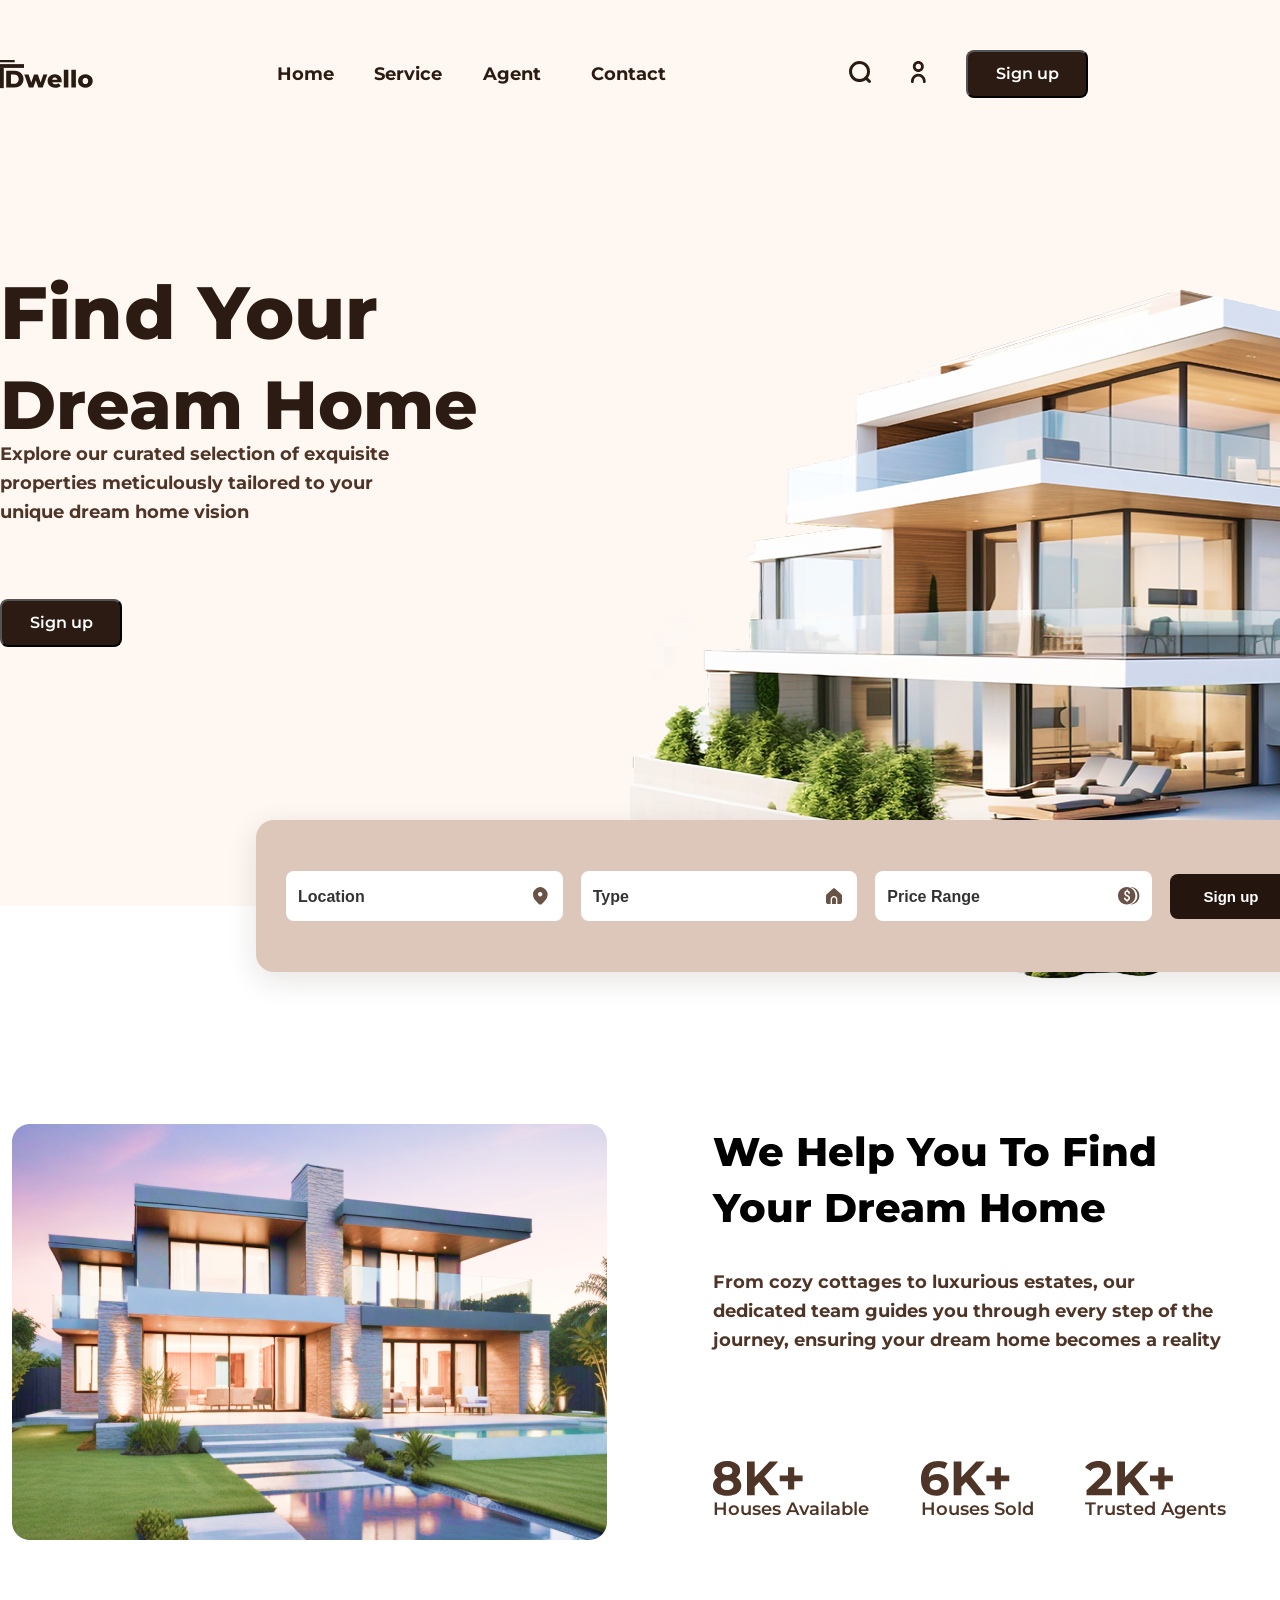
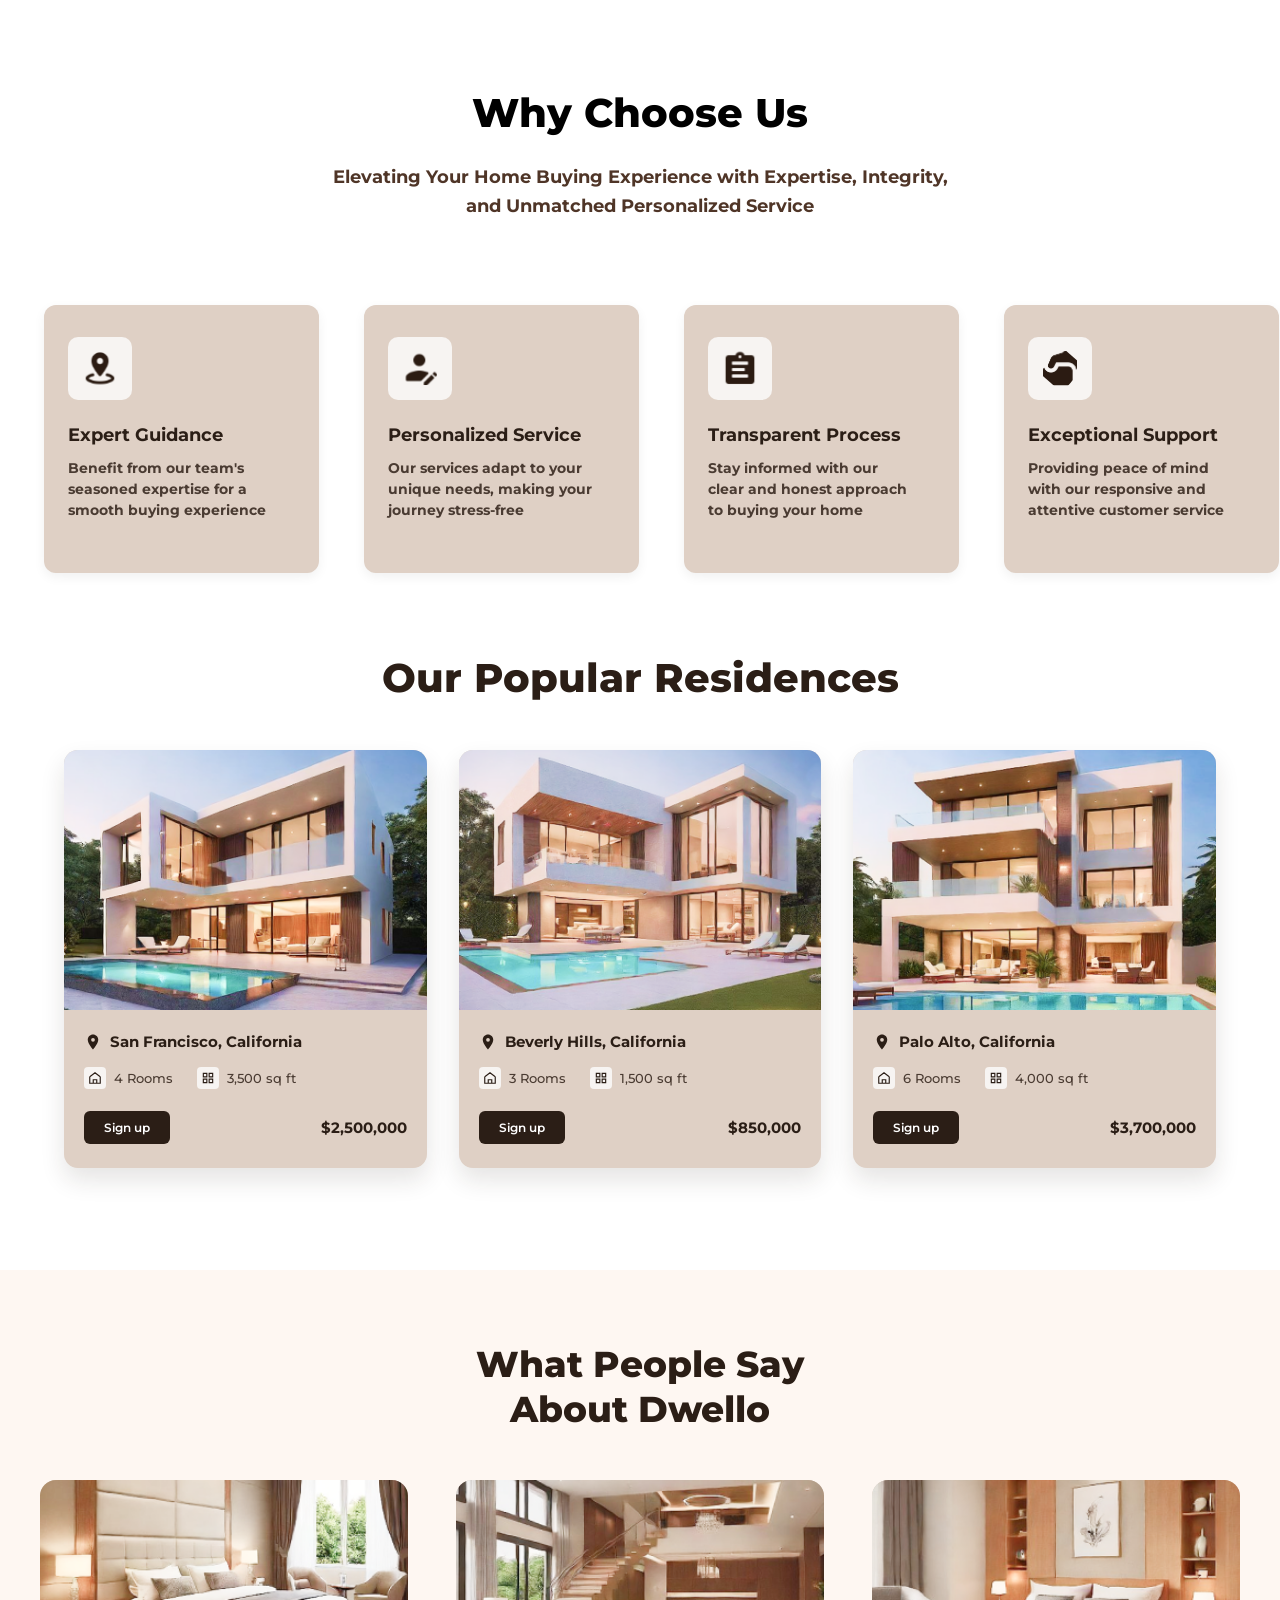
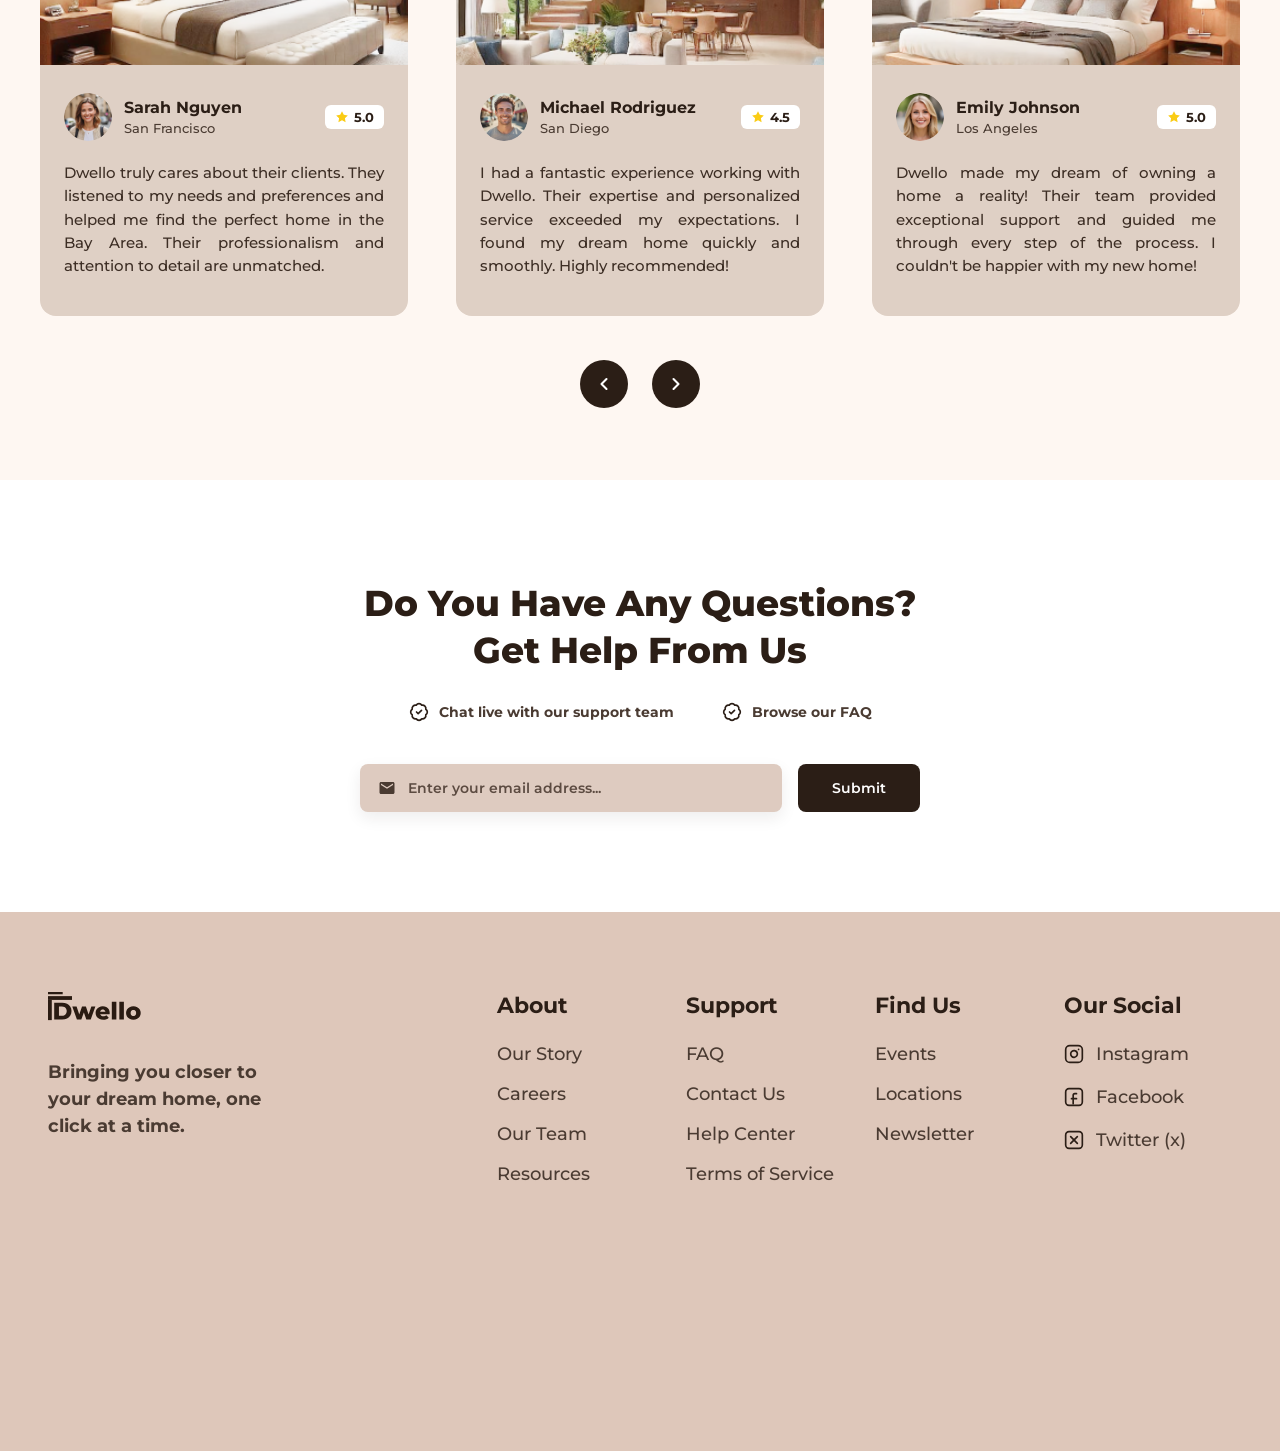
<file: dwello.html>
<!doctype html>
<html lang="en">
    <head>
        <meta charset="UTF-8" />
        <meta name="viewport" content="width=device-width, initial-scale=1.0" />
        <title>Dwello</title>
        <link rel="stylesheet" href="dwello.css" />
        <link rel="preconnect" href="https://fonts.googleapis.com">
<link rel="preconnect" href="https://fonts.gstatic.com" crossorigin>
<link href="https://fonts.googleapis.com/css2?family=Montserrat:ital,wght@0,100..900;1,100..900&display=swap" rel="stylesheet">
    </head>
    <body>
        <header>
            <div class="header">
                <div class="logo">
                    <svg
                        width="93"
                        height="29"
                        viewBox="0 0 93 29"
                        fill="none"
                        xmlns="http://www.w3.org/2000/svg"
                    >
                        <g clip-path="url(#clip0_1_4)">
                            <path
                                d="M6.20173 27.5217V10.7217H14.1457C16.0017 10.7217 17.6337 11.0657 19.0417 11.7537C20.4497 12.4417 21.5457 13.4097 22.3297 14.6577C23.1297 15.9057 23.5297 17.3937 23.5297 19.1217C23.5297 20.8337 23.1297 22.3217 22.3297 23.5857C21.5457 24.8337 20.4497 25.8017 19.0417 26.4897C17.6337 27.1777 16.0017 27.5217 14.1457 27.5217H6.20173ZM10.9537 23.7297H13.9537C14.9137 23.7297 15.7457 23.5537 16.4497 23.2017C17.1697 22.8337 17.7297 22.3057 18.1297 21.6177C18.5297 20.9137 18.7297 20.0817 18.7297 19.1217C18.7297 18.1457 18.5297 17.3137 18.1297 16.6257C17.7297 15.9377 17.1697 15.4177 16.4497 15.0657C15.7457 14.6977 14.9137 14.5137 13.9537 14.5137H10.9537V23.7297ZM28.9099 27.5217L24.2779 14.5137H28.5979L32.2699 25.3857H30.2059L34.0219 14.5137H37.9099L41.5819 25.3857H39.5659L43.3579 14.5137H47.3659L42.7339 27.5217H38.3179L35.1979 18.5217H36.5419L33.3259 27.5217H28.9099ZM55.2236 27.7377C53.6876 27.7377 52.3436 27.4497 51.1916 26.8737C50.0556 26.2817 49.1676 25.4817 48.5276 24.4737C47.9036 23.4497 47.5916 22.2897 47.5916 20.9937C47.5916 19.6977 47.8956 18.5457 48.5036 17.5377C49.1276 16.5137 49.9836 15.7217 51.0716 15.1617C52.1596 14.5857 53.3836 14.2977 54.7436 14.2977C56.0236 14.2977 57.1916 14.5617 58.2476 15.0897C59.3036 15.6017 60.1436 16.3617 60.7676 17.3697C61.3916 18.3777 61.7036 19.6017 61.7036 21.0417C61.7036 21.2017 61.6956 21.3857 61.6796 21.5937C61.6636 21.8017 61.6476 21.9937 61.6316 22.1697H51.3356V19.7697H59.2076L57.4796 20.4417C57.4956 19.8497 57.3836 19.3377 57.1436 18.9057C56.9196 18.4737 56.5996 18.1377 56.1836 17.8977C55.7836 17.6577 55.3116 17.5377 54.7676 17.5377C54.2236 17.5377 53.7436 17.6577 53.3276 17.8977C52.9276 18.1377 52.6156 18.4817 52.3916 18.9297C52.1676 19.3617 52.0556 19.8737 52.0556 20.4657V21.1617C52.0556 21.8017 52.1836 22.3537 52.4396 22.8177C52.7116 23.2817 53.0956 23.6417 53.5916 23.8977C54.0876 24.1377 54.6796 24.2577 55.3676 24.2577C56.0076 24.2577 56.5516 24.1697 56.9996 23.9937C57.4636 23.8017 57.9196 23.5137 58.3676 23.1297L60.7676 25.6257C60.1436 26.3137 59.3756 26.8417 58.4636 27.2097C57.5516 27.5617 56.4716 27.7377 55.2236 27.7377ZM63.806 27.5217V9.71373H68.366V27.5217H63.806ZM71.3295 27.5217V9.71373H75.8895V27.5217H71.3295ZM85.3809 27.7377C83.9569 27.7377 82.6929 27.4497 81.5889 26.8737C80.4849 26.2977 79.6129 25.5057 78.9729 24.4977C78.3489 23.4737 78.0369 22.3057 78.0369 20.9937C78.0369 19.6817 78.3489 18.5217 78.9729 17.5137C79.6129 16.5057 80.4849 15.7217 81.5889 15.1617C82.6929 14.5857 83.9569 14.2977 85.3809 14.2977C86.8049 14.2977 88.0689 14.5857 89.1729 15.1617C90.2929 15.7217 91.1649 16.5057 91.7889 17.5137C92.4129 18.5217 92.7249 19.6817 92.7249 20.9937C92.7249 22.3057 92.4129 23.4737 91.7889 24.4977C91.1649 25.5057 90.2929 26.2977 89.1729 26.8737C88.0689 27.4497 86.8049 27.7377 85.3809 27.7377ZM85.3809 24.1137C85.9089 24.1137 86.3729 23.9937 86.7729 23.7537C87.1889 23.5137 87.5169 23.1617 87.7569 22.6977C87.9969 22.2177 88.1169 21.6497 88.1169 20.9937C88.1169 20.3377 87.9969 19.7857 87.7569 19.3377C87.5169 18.8737 87.1889 18.5217 86.7729 18.2817C86.3729 18.0417 85.9089 17.9217 85.3809 17.9217C84.8689 17.9217 84.4049 18.0417 83.9889 18.2817C83.5889 18.5217 83.2609 18.8737 83.0049 19.3377C82.7649 19.7857 82.6449 20.3377 82.6449 20.9937C82.6449 21.6497 82.7649 22.2177 83.0049 22.6977C83.2609 23.1617 83.5889 23.5137 83.9889 23.7537C84.4049 23.9937 84.8689 24.1137 85.3809 24.1137Z"
                                fill="#2A1B12"
                            />
                            <path
                                d="M1.89469 28.1235L1.89469 7.91301"
                                stroke-width="3.78947"
                                stroke="#2A1B12"
                            />
                            <path
                                d="M0 6.01835H24"
                                stroke-width="3.78947"
                                stroke="#2A1B12"
                            />
                            <path
                                d="M0 1.13031H14.6957"
                                stroke-width="2.26087"
                                stroke="#2A1B12"
                            />
                        </g>
                        <defs>
                            <clipPath id="clip0_1_4">
                                <rect width="93" height="29" fill="white" />
                            </clipPath>
                        </defs>
                    </svg>
                </div>
                <div class="navigations">
                    <nav>
                        <a href="#" class="home">Home</a>
                        <a href="#" class="service">Service</a>
                        <a href="#" class="agent">Agent</a>
                        <a href="#" class="contact">Contact</a>
                    </nav>
                </div>
                <div class="search">
                    <div class="srch">
                        <svg
                            width="22"
                            height="22"
                            viewBox="0 0 22 22"
                            fill="none"
                            xmlns="http://www.w3.org/2000/svg"
                        >
                            <path
                                d="M21.56 19.4452L18.9149 16.7981C22.3906 12.1533 21.4429 5.57034 16.7981 2.09462C12.1533 -1.3811 5.57034 -0.433388 2.09462 4.21139C-1.3811 8.85616 -0.433388 15.4392 4.21139 18.9149C7.94245 21.7069 13.067 21.7069 16.7981 18.9149L19.4452 21.562C20.0292 22.146 20.976 22.146 21.56 21.562C22.144 20.978 22.144 20.0312 21.56 19.4472L21.56 19.4452ZM10.5435 18.0179C6.41542 18.0179 3.06901 14.6715 3.06901 10.5435C3.06901 6.41542 6.41542 3.06901 10.5435 3.06901C14.6715 3.06901 18.0179 6.41542 18.0179 10.5435C18.0135 14.6697 14.6697 18.0136 10.5435 18.0179Z"
                                fill="#2B1B12"
                            />
                        </svg>
                    </div>
                    <div class="user">
                        <svg
                            width="15"
                            height="22"
                            viewBox="0 0 15 22"
                            fill="none"
                            xmlns="http://www.w3.org/2000/svg"
                        >
                            <path
                                d="M6.83145 12.8502C2.92498 13.2033 -0.0511941 16.5042 0.000667504 20.4262V20.6251C0.000667504 21.3844 0.616261 22 1.37562 22C2.13499 22 2.75058 21.3844 2.75058 20.6251V20.3712C2.70924 17.9631 4.48637 15.9095 6.87545 15.6047C9.39733 15.3546 11.6445 17.1963 11.8946 19.7182C11.9093 19.8673 11.9168 20.017 11.9169 20.1668V20.6251C11.9169 21.3844 12.5325 22 13.2919 22C14.0513 22 14.6669 21.3844 14.6669 20.6251V20.1667C14.6624 16.1122 11.3719 12.829 7.31741 12.8335C7.15529 12.8337 6.99322 12.8392 6.83145 12.8502Z"
                                fill="#2B1B12"
                            />
                            <path
                                d="M7.33383 10.9996C10.3713 10.9996 12.8336 8.53727 12.8336 5.49982C12.8336 2.46237 10.3713 0 7.33383 0C4.29638 0 1.834 2.46237 1.834 5.49982C1.83701 8.53603 4.29762 10.9966 7.33383 10.9996ZM7.33383 2.74991C8.85255 2.74991 10.0837 3.9811 10.0837 5.49982C10.0837 7.01855 8.85255 8.24973 7.33383 8.24973C5.8151 8.24973 4.58391 7.01855 4.58391 5.49982C4.58391 3.9811 5.8151 2.74991 7.33383 2.74991Z"
                                fill="#2B1B12"
                            />
                        </svg>
                    </div>

                    <button class="signup">Sign up</button>
                </div>
            </div>

            <div class="hero">
                <div class="h-content">
                   <h1>Find Your <br> <span class="dream">Dream Home</span></h1>
                    <p>
                        Explore our curated selection of exquisite <br />
                        properties meticulously tailored to your <br />
                        unique dream home vision
                    </p>
                    <button class="signup s-g" >Sign up</button>
                </div>

                <div h-image>
                    <img src="heroimage1.png" alt="Luxury villa" />
                </div>
            </div>

           
        </header>
        <main>
             <div class="location-filter">
                <form action="" class="location-form">
                <div class="filter">

                 <select name="location">
                <option value="">Location</option>
                <option value="lagos">Lagos</option>
                <option value="abuja">Abuja</option>
            </select>
                        <svg
                            width="22"
                            height="22"
                            viewBox="0 0 22 22"
                            fill="none"
                            xmlns="http://www.w3.org/2000/svg"
                        >
                            <path
                                d="M11.3 2C7.40667 2 4 6 4 9C4 12.1414 4.95261 13.6517 6.13237 14.9283C6.50757 15.3343 6.88089 15.7681 7.26057 16.2093C7.77721 16.8096 8.30564 17.4236 8.86667 18C8.91173 18.0463 8.95783 18.0942 9.00502 18.1433C9.57938 18.7407 10.3154 19.5062 11.3 19.5C12.2846 19.5062 13.0206 18.7407 13.595 18.1433C13.6422 18.0942 13.6883 18.0463 13.7333 18C14.2944 17.4236 14.8228 16.8096 15.3394 16.2093C15.7191 15.7681 16.0924 15.3343 16.4676 14.9283C17.6474 13.6517 18.6 12.1414 18.6 9C18.6 6 15.1933 2 11.3 2ZM11.2 11.4C12.415 11.4 13.4 10.415 13.4 9.2C13.4 7.98497 12.415 7 11.2 7C9.98497 7 9 7.98497 9 9.2C9 10.415 9.98497 11.4 11.2 11.4Z"
                                fill-rule="evenodd"
                                clip-rule="evenodd"
                                fill="#695346"
                            />
                        </svg>
                </div>
                <div class="filter">

                   <select name="type">
                <option value="">Type</option>
                <option value="apartment">Apartment</option>
                <option value="duplex">Duplex</option>
                <option value="bungalow">Bungalow</option>
            </select>

                        <svg
                            width="22"
                            height="22"
                            viewBox="0 0 22 22"
                            fill="none"
                            xmlns="http://www.w3.org/2000/svg"
                        >
                            <path
                                d="M11 12.3332C10.4696 12.3332 9.96086 12.5439 9.58579 12.919C9.21071 13.294 9 13.8027 9 14.3332V19.0172H13V14.3332C13 13.8027 12.7893 13.294 12.4142 12.919C12.0391 12.5439 11.5304 12.3332 11 12.3332Z"
                                fill="#695346"
                            />
                            <path
                                d="M11.892 3.55545C11.6472 3.33508 11.3294 3.21313 11 3.21313C10.6706 3.21313 10.3528 3.33508 10.108 3.55545L3.66206 9.35692C3.24064 9.73621 3 10.2765 3 10.8435V16.8861C3 17.4519 3.22476 17.9945 3.62484 18.3946C4.02492 18.7947 4.56754 19.0195 5.13333 19.0195H7.66667V14.3335C7.66667 13.4494 8.01786 12.6016 8.64298 11.9764C9.2681 11.3513 10.1159 11.0001 11 11.0001C11.8841 11.0001 12.7319 11.3513 13.357 11.9764C13.9821 12.6016 14.3333 13.4494 14.3333 14.3335V19.0175H16.8667C17.4325 19.0175 17.9751 18.7927 18.3752 18.3926C18.7752 17.9925 19 17.4499 19 16.8841V10.8417C19 10.2746 18.7593 9.73419 18.3377 9.3549L11.892 3.55545Z"
                                fill="#695346"
                            />
                        </svg>
                    
                </div>

                <div class="filter">
                      <select name="price">
                <option value="">Price Range</option>
                <option value="low">Below ₦50 million</option>
                <option value="medium">₦50m - ₦100m</option>
                <option value="high">Above ₦100 million</option>
            </select>
                        <svg
                            width="22"
                            height="22"
                            viewBox="0 0 22 22"
                            fill="none"
                            xmlns="http://www.w3.org/2000/svg"
                        >
                            <path
                                d="M12.7 19.4C12.5636 19.4 12.5544 19.2031 12.6872 19.172C16.5345 18.2731 19.3999 14.8212 19.3999 10.7C19.3999 6.5788 16.5345 3.12694 12.6872 2.22801C12.5544 2.19698 12.5636 2 12.7 2C17.5049 2 21.3999 5.89511 21.3999 10.7C21.3999 15.5049 17.5049 19.4 12.7 19.4Z"
                                fill-rule="evenodd"
                                clip-rule="evenodd"
                                fill="#695346"
                            />
                            <path
                                d="M8.7 19.4C13.5049 19.4 17.4 15.5049 17.4 10.7C17.4 5.89512 13.5049 2 8.7 2C3.89512 2 0 5.89512 0 10.7C0 15.5049 3.89512 19.4 8.7 19.4ZM9.68615 4.47692C9.68615 4.21353 9.47263 4 9.20923 4C8.94583 4 8.73231 4.21353 8.73231 4.47692V5.48825C8.34428 5.53257 7.99351 5.64059 7.68 5.81231C7.25744 6.03914 6.92718 6.36318 6.68923 6.78443C6.45538 7.20105 6.33846 7.69406 6.33846 8.26344C6.33846 8.85597 6.44718 9.34666 6.66462 9.73551C6.88615 10.1244 7.1959 10.4507 7.59385 10.7146C7.9918 10.9738 8.45538 11.2122 8.98462 11.4298C9.32513 11.5686 9.5959 11.7145 9.79692 11.8672C10.0021 12.02 10.1477 12.1936 10.2338 12.388C10.3241 12.5824 10.3692 12.8116 10.3692 13.0754C10.3692 13.3347 10.32 13.5661 10.2215 13.7698C10.1272 13.9689 9.98359 14.1239 9.79077 14.235C9.60205 14.3461 9.3641 14.4017 9.07692 14.4017C8.90051 14.4017 8.72615 14.3739 8.55385 14.3184C8.38154 14.2628 8.22564 14.1679 8.08615 14.0337C7.94667 13.8948 7.8359 13.7096 7.75385 13.4782C7.72387 13.3936 7.69937 13.301 7.68034 13.2004C7.61878 12.8748 7.36214 12.6033 7.03077 12.6033H6.6C6.26863 12.6033 5.99477 12.8728 6.03153 13.2021C6.07141 13.5594 6.1491 13.8759 6.26462 14.1517C6.44103 14.5683 6.67692 14.9039 6.97231 15.1585C7.27179 15.4085 7.6041 15.5891 7.96923 15.7002C8.18523 15.7659 8.40267 15.8122 8.62154 15.839V16.7262C8.62154 16.9879 8.83369 17.2 9.09538 17.2C9.35708 17.2 9.56923 16.9879 9.56923 16.7262V15.8389C9.95186 15.7939 10.2985 15.6944 10.6092 15.5405C11.0482 15.3229 11.3887 15.0058 11.6308 14.5892C11.8769 14.1725 12 13.6633 12 13.0615C12 12.4736 11.8913 11.9876 11.6738 11.6034C11.4564 11.2191 11.1508 10.8951 10.7569 10.6312C10.3631 10.3628 9.89949 10.1174 9.36615 9.89521C9.00923 9.73782 8.7282 9.58275 8.52308 9.42998C8.32205 9.27722 8.17846 9.10826 8.09231 8.92309C8.01026 8.7333 7.96923 8.51341 7.96923 8.26344C7.96923 8.00421 8.00821 7.77507 8.08615 7.57601C8.16821 7.37696 8.29538 7.21957 8.46769 7.10384C8.6441 6.98811 8.86769 6.93025 9.13846 6.93025C9.32718 6.93025 9.49538 6.96959 9.64308 7.04829C9.79487 7.12699 9.9241 7.24503 10.0308 7.40242C10.1374 7.55518 10.2195 7.74266 10.2769 7.96486C10.2908 8.01852 10.303 8.07408 10.3135 8.13152C10.3732 8.45747 10.6317 8.72867 10.9631 8.72867H11.3877C11.7191 8.72867 11.9928 8.45907 11.9547 8.12989C11.9221 7.84827 11.8654 7.58726 11.7846 7.34687C11.6533 6.93951 11.4626 6.59695 11.2123 6.3192C10.9662 6.04145 10.6687 5.83083 10.32 5.68732C10.1234 5.60282 9.91212 5.54241 9.68615 5.50612V4.47692Z"
                                fill-rule="evenodd"
                                clip-rule="evenodd"
                                fill="#695346"
                            />
                        </svg>
                    
                </div>
                
                    <button class="sup">Sign up</button>
                
            </div>
            </form>

            <div class="mask">
                <div class="msk">
                    <img src="mask1.png" alt="A Duplex" class="msk-img">
                </div>

                <div class="mask2-container">

                <div class="mask2">
                    <h2 class="m-h2">We Help You To Find <br> Your Dream Home</h2>

                    <p class="m-p">From cozy cottages to luxurious estates, our <br>
                         dedicated team guides you through every step of the <br>
                         journey, ensuring your dream home becomes a reality</p>
                </div>

                 <div class="fig-container">
                <div class="figures">
                    <svg width="90" height="35" viewBox="0 0 90 35" fill="none" xmlns="http://www.w3.org/2000/svg">
<path d="M14.112 34.752C11.296 34.752 8.832 34.336 6.72 33.504C4.608 32.64 2.96 31.44 1.776 29.904C0.592 28.336 -2.38419e-07 26.512 -2.38419e-07 24.432C-2.38419e-07 22.352 0.576 20.592 1.728 19.152C2.912 17.68 4.56 16.576 6.672 15.84C8.784 15.072 11.264 14.688 14.112 14.688C16.992 14.688 19.488 15.072 21.6 15.84C23.744 16.576 25.392 17.68 26.544 19.152C27.728 20.592 28.32 22.352 28.32 24.432C28.32 26.512 27.728 28.336 26.544 29.904C25.36 31.44 23.696 32.64 21.552 33.504C19.44 34.336 16.96 34.752 14.112 34.752ZM14.112 29.04C16.064 29.04 17.6 28.608 18.72 27.744C19.872 26.88 20.448 25.696 20.448 24.192C20.448 22.688 19.872 21.52 18.72 20.688C17.6 19.824 16.064 19.392 14.112 19.392C12.192 19.392 10.672 19.824 9.552 20.688C8.432 21.52 7.872 22.688 7.872 24.192C7.872 25.696 8.432 26.88 9.552 27.744C10.672 28.608 12.192 29.04 14.112 29.04ZM14.112 18.624C11.52 18.624 9.248 18.272 7.296 17.568C5.376 16.864 3.872 15.84 2.784 14.496C1.728 13.12 1.2 11.488 1.2 9.60003C1.2 7.61602 1.744 5.92002 2.832 4.51202C3.92 3.07202 5.44 1.96802 7.392 1.20002C9.344 0.400024 11.584 2.47955e-05 14.112 2.47955e-05C16.704 2.47955e-05 18.96 0.400024 20.88 1.20002C22.832 1.96802 24.352 3.07202 25.44 4.51202C26.56 5.92002 27.12 7.61602 27.12 9.60003C27.12 11.488 26.576 13.12 25.488 14.496C24.432 15.84 22.928 16.864 20.976 17.568C19.024 18.272 16.736 18.624 14.112 18.624ZM14.112 14.064C15.744 14.064 17.024 13.696 17.952 12.96C18.912 12.224 19.392 11.216 19.392 9.93603C19.392 8.59202 18.896 7.55202 17.904 6.81602C16.944 6.08002 15.68 5.71202 14.112 5.71202C12.576 5.71202 11.328 6.08002 10.368 6.81602C9.408 7.55202 8.928 8.59202 8.928 9.93603C8.928 11.216 9.392 12.224 10.32 12.96C11.248 13.696 12.512 14.064 14.112 14.064ZM40.9515 26.496L40.5195 17.52L56.5995 0.576023H65.2395L50.7435 16.176L46.4235 20.784L40.9515 26.496ZM33.9915 34.176V0.576023H41.7195V34.176H33.9915ZM56.9835 34.176L45.0315 19.536L50.1195 14.016L66.0555 34.176H56.9835ZM75.0375 28.464V6.28802H81.2295V28.464H75.0375ZM66.7335 20.304V14.448H89.5815V20.304H66.7335Z" fill="#4F3527"/>
</svg>

          <p class="fp-1">Houses Available</p>
                </div>
                <div class="figures-2">
                    <svg width="89" height="35" viewBox="0 0 89 35" fill="none" xmlns="http://www.w3.org/2000/svg">
<path d="M15.024 34.752C11.952 34.752 9.27999 34.112 7.00799 32.832C4.76799 31.552 3.03999 29.68 1.82399 27.216C0.607991 24.752 -9.29832e-06 21.712 -9.29832e-06 18.096C-9.29832e-06 14.224 0.719991 10.944 2.15999 8.25602C3.63199 5.56802 5.64799 3.52002 8.20799 2.11202C10.8 0.704024 13.776 2.47955e-05 17.136 2.47955e-05C18.928 2.47955e-05 20.64 0.192024 22.272 0.576023C23.904 0.960024 25.312 1.53602 26.496 2.30402L23.616 8.01603C22.688 7.37603 21.696 6.94403 20.64 6.72002C19.584 6.46402 18.48 6.33602 17.328 6.33602C14.416 6.33602 12.112 7.21602 10.416 8.97602C8.71999 10.736 7.87199 13.344 7.87199 16.8C7.87199 17.376 7.87199 18.016 7.87199 18.72C7.90399 19.424 7.99999 20.128 8.15999 20.832L5.99999 18.816C6.60799 17.568 7.39199 16.528 8.35199 15.696C9.31199 14.832 10.448 14.192 11.76 13.776C13.104 13.328 14.576 13.104 16.176 13.104C18.352 13.104 20.304 13.536 22.032 14.4C23.76 15.264 25.136 16.48 26.16 18.048C27.216 19.616 27.744 21.456 27.744 23.568C27.744 25.84 27.168 27.824 26.016 29.52C24.896 31.184 23.376 32.48 21.456 33.408C19.568 34.304 17.424 34.752 15.024 34.752ZM14.592 28.944C15.68 28.944 16.64 28.752 17.472 28.368C18.336 27.952 19.008 27.36 19.488 26.592C19.968 25.824 20.208 24.944 20.208 23.952C20.208 22.416 19.68 21.2 18.624 20.304C17.6 19.376 16.224 18.912 14.496 18.912C13.344 18.912 12.336 19.136 11.472 19.584C10.608 20 9.91999 20.592 9.40799 21.36C8.92799 22.096 8.68799 22.96 8.68799 23.952C8.68799 24.912 8.92799 25.776 9.40799 26.544C9.88799 27.28 10.56 27.872 11.424 28.32C12.288 28.736 13.344 28.944 14.592 28.944ZM39.6345 26.496L39.2025 17.52L55.2825 0.576023H63.9225L49.4265 16.176L45.1065 20.784L39.6345 26.496ZM32.6745 34.176V0.576023H40.4025V34.176H32.6745ZM55.6665 34.176L43.7145 19.536L48.8025 14.016L64.7385 34.176H55.6665ZM73.7205 28.464V6.28802H79.9125V28.464H73.7205ZM65.4165 20.304V14.448H88.2645V20.304H65.4165Z" fill="#4F3527"/>
</svg>

              <p class="fp-1">Houses Sold</p>

                </div>

                <div class="figures-3">
                    <svg width="88" height="35" viewBox="0 0 88 35" fill="none" xmlns="http://www.w3.org/2000/svg">
<path d="M1.536 34.176V29.136L14.496 16.896C15.52 15.968 16.272 15.136 16.752 14.4C17.232 13.664 17.552 12.992 17.712 12.384C17.904 11.776 18 11.216 18 10.704C18 9.36002 17.536 8.33603 16.608 7.63202C15.712 6.89602 14.384 6.52802 12.624 6.52802C11.216 6.52802 9.904 6.80002 8.688 7.34402C7.504 7.88802 6.496 8.73602 5.664 9.88802L-4.14997e-06 6.24002C1.28 4.32002 3.072 2.80002 5.376 1.68002C7.68 0.560024 10.336 2.47955e-05 13.344 2.47955e-05C15.84 2.47955e-05 18.016 0.416024 19.872 1.24802C21.76 2.04802 23.216 3.18402 24.24 4.65602C25.296 6.12803 25.824 7.88803 25.824 9.93603C25.824 11.024 25.68 12.112 25.392 13.2C25.136 14.256 24.592 15.376 23.76 16.56C22.96 17.744 21.776 19.072 20.208 20.544L9.456 30.672L7.968 27.84H26.928V34.176H1.536ZM39.2085 26.496L38.7765 17.52L54.8565 0.576023H63.4965L49.0005 16.176L44.6805 20.784L39.2085 26.496ZM32.2485 34.176V0.576023H39.9765V34.176H32.2485ZM55.2405 34.176L43.2885 19.536L48.3765 14.016L64.3125 34.176H55.2405ZM73.2945 28.464V6.28802H79.4865V28.464H73.2945ZM64.9905 20.304V14.448H87.8385V20.304H64.9905Z" fill="#4F3527"/>
</svg>

           <p class="fp-1">Trusted Agents</p>
                </div>
                </div>
                </div>
            </div>

              <div class="why">
                <h2 class="why1">Why Choose Us</h2>
                <p class="whyp">Elevating Your Home Buying Experience with Expertise, Integrity, <br>
                     and Unmatched Personalized Service</p>
                     <div class="tabs">
                         <div class="tab">
                             <svg class="svgs" width="52" height="52" viewBox="0 0 52 52" fill="none" xmlns="http://www.w3.org/2000/svg" xmlns:xlink="http://www.w3.org/1999/xlink">
                             <path d="M52 0H0V52H52V0Z" fill="url(#pattern0_1_76)"/>
                            <defs>
                             <pattern id="pattern0_1_76" patternContentUnits="objectBoundingBox" width="1" height="1">
                             <use xlink:href="#image0_1_76" transform="scale(0.0104167)"/>
                              </pattern>
                             <image id="image0_1_76" width="96" height="96" preserveAspectRatio="none" xlink:href="[data-uri]"/>
                             </defs>
                             </svg>
         
                             <h3>Expert Guidance</h3>
                             <p class="tab-p">
                                 Benefit from our team's <br>
                                  seasoned expertise for a <br>
                                  smooth buying experience
                             </p>
                    
                         </div>
                         <div class="tab">
                             <svg class="svgs" width="52" height="52" viewBox="0 0 52 52" fill="none" xmlns="http://www.w3.org/2000/svg" xmlns:xlink="http://www.w3.org/1999/xlink">
                             <mask id="mask0_1_82" style="mask-type:luminance" maskUnits="userSpaceOnUse" x="0" y="0" width="52" height="52">
                             <path d="M52 0H0V52H52V0Z" fill="white"/>
                             </mask>
                             <g mask="url(#mask0_1_82)">
                             <path d="M52 -2H-2V52H52V-2Z" fill="url(#pattern0_1_82)"/>
                             </g>
                             <defs>
                             <pattern id="pattern0_1_82" patternContentUnits="objectBoundingBox" width="1" height="1">
                             <use xlink:href="#image0_1_82" transform="scale(0.0104167)"/>
                             </pattern>
                             <image id="image0_1_82" width="96" height="96" preserveAspectRatio="none" xlink:href="[data-uri]"/>
                             </defs>
                              </svg>
         
                              <h3>Personalized Service</h3>
         
                              <p class="tab-p">Our services adapt to your <br> 
                                 unique needs, making your <br>
                                  journey stress-free</p>
         
                         </div>
                         <div class="tab">
         
                             <svg class="svgs" width="52" height="52" viewBox="0 0 52 52" fill="none" xmlns="http://www.w3.org/2000/svg" xmlns:xlink="http://www.w3.org/1999/xlink">
                                   <g clip-path="url(#clip0_1_91)">
                                      <mask id="mask0_1_91" style="mask-type:luminance" maskUnits="userSpaceOnUse" x="0" y="0" width="52" height="52">
                                    <path d="M52 0H0V52H52V0Z" fill="white"/>
                                        </mask>
                                      <g mask="url(#mask0_1_91)">
                                     <path d="M55 -1H-3V57H55V-1Z" fill="url(#pattern0_1_91)"/>
                                    </g>
                                        </g>
                                     <defs>
                                  <pattern id="pattern0_1_91" patternContentUnits="objectBoundingBox" width="1" height="1">
                               <use xlink:href="#image0_1_91" transform="scale(0.0104167)"/>
                                </pattern>
                                <clipPath id="clip0_1_91">
                               <rect width="52" height="52" fill="white"/>
                                </clipPath>
                              <image id="image0_1_91" width="96" height="96" preserveAspectRatio="none" xlink:href="[data-uri]"/>
                                  </defs>
                                 </svg>
         
                                 <h3>Transparent Process</h3>
         
                                   <p class="tab-p">Stay informed with our <br>
                                     clear and honest approach <br>
                                      to buying your home</p>
         
                         </div>
                         <div class="tab">
         
                             <svg class="svgs" width="52" height="52" viewBox="0 0 52 52" fill="none" xmlns="http://www.w3.org/2000/svg" xmlns:xlink="http://www.w3.org/1999/xlink">
                           <g clip-path="url(#clip0_1_101)">
                         <mask id="mask0_1_101" style="mask-type:luminance" maskUnits="userSpaceOnUse" x="0" y="0" width="52" height="52">
                           <path d="M52 0H0V52H52V0Z" fill="white"/>
                          </mask>
                        <g mask="url(#mask0_1_101)">
                           <path d="M62.8846 23.9191L24 -10L-9.91915 28.8846L28.9654 62.8037L62.8846 23.9191Z" fill="url(#pattern0_1_101)"/>
                         </g>
                          </g>
                           <defs>
                         <pattern id="pattern0_1_101" patternContentUnits="objectBoundingBox" width="1" height="1">
                             <use xlink:href="#image0_1_101" transform="scale(0.0104167)"/>
                           </pattern>
                         <clipPath id="clip0_1_101">
                          <rect width="52" height="52" fill="white"/>
                             </clipPath>
                          <image id="image0_1_101" width="96" height="96" preserveAspectRatio="none" xlink:href="[data-uri]"/>
                             </defs>
                            </svg>
         
                            <h3>Exceptional Support</h3>
         
                            <p class="tab-p">Providing peace of mind <br>
                              with our responsive and <br>
                               attentive customer service</p>
         
                         </div>
         
                     </div>
            </div>


            
 

  <section class="residences-section">
    <h2 class="section-title">Our Popular Residences</h2>

    <div class="residences-grid">
      
      <!-- Card 1 -->
      <article class="residence-card">
        <div class="card-image">
          <img src="Group 11.png" alt="Modern villa in San Francisco">
        </div>
        <div class="card-content">
          <div class="location">
            <svg class="pin-icon" viewBox="0 0 24 24" fill="currentColor">
              <path d="M12 2C8.13 2 5 5.13 5 9c0 5.25 7 13 7 13s7-7.75 7-13c0-3.87-3.13-7-7-7zm0 9.5a2.5 2.5 0 0 1 0-5 2.5 2.5 0 0 1 0 5z"/>
            </svg>
            <span>San Francisco, California</span>
          </div>

          <div class="specs">
            <div class="spec-item">
              <span class="spec-icon">
                <svg viewBox="0 0 24 24" fill="none" stroke="currentColor" stroke-width="2">
                  <path d="M3 10v11h18V10M3 10l9-7 9 7M9 21v-6h6v6"/>
                </svg>
              </span>
              <span>4 Rooms</span>
            </div>

            <div class="spec-item">
              <span class="spec-icon">
                <svg viewBox="0 0 24 24" fill="none" stroke="currentColor" stroke-width="2">
                  <path d="M4 4h6v6H4zM14 4h6v6h-6zM4 14h6v6H4zM14 14h6v6h-6z"/>
                </svg>
              </span>
              <span>3,500 sq ft</span>
            </div>
          </div>

          <div class="card-footer">
            <button class="signup-btn">Sign up</button>
            <span class="price">$2,500,000</span>
          </div>
        </div>
      </article>

      <!-- Card 2 -->
      <article class="residence-card">
        <div class="card-image">
          <img src="Mask group (1).png" alt="Modern villa in Beverly Hills">
        </div>
        <div class="card-content">
          <div class="location">
            <svg class="pin-icon" viewBox="0 0 24 24" fill="currentColor">
              <path d="M12 2C8.13 2 5 5.13 5 9c0 5.25 7 13 7 13s7-7.75 7-13c0-3.87-3.13-7-7-7zm0 9.5a2.5 2.5 0 0 1 0-5 2.5 2.5 0 0 1 0 5z"/>
            </svg>
            <span>Beverly Hills, California</span>
          </div>

          <div class="specs">
            <div class="spec-item">
              <span class="spec-icon">
                <svg viewBox="0 0 24 24" fill="none" stroke="currentColor" stroke-width="2">
                  <path d="M3 10v11h18V10M3 10l9-7 9 7M9 21v-6h6v6"/>
                </svg>
              </span>
              <span>3 Rooms</span>
            </div>

            <div class="spec-item">
              <span class="spec-icon">
                <svg viewBox="0 0 24 24" fill="none" stroke="currentColor" stroke-width="2">
                  <path d="M4 4h6v6H4zM14 4h6v6h-6zM4 14h6v6H4zM14 14h6v6h-6z"/>
                </svg>
              </span>
              <span>1,500 sq ft</span>
            </div>
          </div>

          <div class="card-footer">
            <button class="signup-btn">Sign up</button>
            <span class="price">$850,000</span>
          </div>
        </div>
      </article>

      <!-- Card 3 -->
      <article class="residence-card palo-alto" >
        <div class="card-image">
          <img src="Mask group (2).png" alt="Modern villa in Palo Alto">
        </div>
        <div class="card-content">
          <div class="location">
            <svg class="pin-icon" viewBox="0 0 24 24" fill="currentColor">
              <path d="M12 2C8.13 2 5 5.13 5 9c0 5.25 7 13 7 13s7-7.75 7-13c0-3.87-3.13-7-7-7zm0 9.5a2.5 2.5 0 0 1 0-5 2.5 2.5 0 0 1 0 5z"/>
            </svg>
            <span>Palo Alto, California</span>
          </div>

          <div class="specs">
            <div class="spec-item">
              <span class="spec-icon">
                <svg viewBox="0 0 24 24" fill="none" stroke="currentColor" stroke-width="2">
                  <path d="M3 10v11h18V10M3 10l9-7 9 7M9 21v-6h6v6"/>
                </svg>
              </span>
              <span>6 Rooms</span>
            </div>

            <div class="spec-item">
              <span class="spec-icon">
                <svg viewBox="0 0 24 24" fill="none" stroke="currentColor" stroke-width="2">
                  <path d="M4 4h6v6H4zM14 4h6v6h-6zM4 14h6v6H4zM14 14h6v6h-6z"/>
                </svg>
              </span>
              <span>4,000 sq ft</span>
            </div>
          </div>

          <div class="card-footer">
            <button class="signup-btn">Sign up</button>
            <span class="price">$3,700,000</span>
          </div>
        </div>
      </article>

    </div>
  </section>


      <section class="testimonials-section">
    <div class="container">
      <h2 class="section-heading">What People Say<br>About Dwello</h2>

      <div class="testimonials-grid">
        
        <!-- Card 1 -->
        <article class="testimonial-card">
          <div class="room-image">
            <img src="Group 15.png" alt="Luxury bedroom interior">
          </div>
          <div class="testimonial-body">
            <div class="reviewer-header">
              <div class="reviewer-profile">
                <img class="avatar" src="Mask group (3).png" alt="Sarah Nguyen">
                <div class="reviewer-info">
                  <h3>Sarah Nguyen</h3>
                  <span>San Francisco</span>
                </div>
              </div>
              <div class="rating-badge">
                <svg class="star-icon" viewBox="0 0 24 24" fill="#FACC15">
                  <path d="M12 2l3.09 6.26L22 9.27l-5 4.87 1.18 6.88L12 17.77l-6.18 3.25L7 14.14 2 9.27l6.91-1.01L12 2z"/>
                </svg>
                <span>5.0</span>
              </div>
            </div>
            
            <p class="review-text">
              Dwello truly cares about their clients. They listened to my needs and preferences and helped me find the perfect home in the Bay Area. Their professionalism and attention to detail are unmatched.
            </p>
          </div>
        </article>

        <!-- Card 2 -->
        <article class="testimonial-card">
          <div class="room-image">
            <img src="Group 15 (1).png" alt="Modern living room and staircase">
          </div>
          <div class="testimonial-body">
            <div class="reviewer-header">
              <div class="reviewer-profile">
                <img class="avatar" src="Mask group (4).png" alt="Michael Rodriguez">
                <div class="reviewer-info">
                  <h3>Michael Rodriguez</h3>
                  <span>San Diego</span>
                </div>
              </div>
              <div class="rating-badge">
                <svg class="star-icon" viewBox="0 0 24 24" fill="#FACC15">
                  <path d="M12 2l3.09 6.26L22 9.27l-5 4.87 1.18 6.88L12 17.77l-6.18 3.25L7 14.14 2 9.27l6.91-1.01L12 2z"/>
                </svg>
                <span>4.5</span>
              </div>
            </div>
            <p class="review-text">
              I had a fantastic experience working with Dwello. Their expertise and personalized service exceeded my expectations. I found my dream home quickly and smoothly. Highly recommended!
            </p>
          </div>
        </article>

        <!-- Card 3 -->
        <article class="testimonial-card">
          <div class="room-image">
            <img src="Group 15 (2).png" alt="Cozy modern bedroom">
          </div>
          <div class="testimonial-body">
            <div class="reviewer-header">
              <div class="reviewer-profile">
                <img class="avatar" src="Mask group (5).png" alt="Emily Johnson">
                <div class="reviewer-info">
                  <h3>Emily Johnson</h3>
                  <span>Los Angeles</span>
                </div>
              </div>
              <div class="rating-badge">
                <svg class="star-icon" viewBox="0 0 24 24" fill="#FACC15">
                  <path d="M12 2l3.09 6.26L22 9.27l-5 4.87 1.18 6.88L12 17.77l-6.18 3.25L7 14.14 2 9.27l6.91-1.01L12 2z"/>
                </svg>
                <span>5.0</span>
              </div>
            </div>
            <p class="review-text">
              Dwello made my dream of owning a home a reality! Their team provided exceptional support and guided me through every step of the process. I couldn't be happier with my new home!
            </p>
          </div>
        </article>

      </div>

      <!-- Slider Controls -->
      <div class="slider-controls">
        <button class="nav-btn" aria-label="Previous testimonial">
          <svg viewBox="0 0 24 24" fill="none" stroke="currentColor" stroke-width="2.5" stroke-linecap="round" stroke-linejoin="round">
            <polyline points="15 18 9 12 15 6"></polyline>
          </svg>
        </button>
        <button class="nav-btn" aria-label="Next testimonial">
          <svg viewBox="0 0 24 24" fill="none" stroke="currentColor" stroke-width="2.5" stroke-linecap="round" stroke-linejoin="round">
            <polyline points="9 18 15 12 9 6"></polyline>
          </svg>
        </button>
      </div>
    </div>
  </section>

   <section class="help-section">
    <div class="help-container">
      <h2 class="help-heading">Do You Have Any Questions?<br>Get Help From Us</h2>

      <div class="help-options">
        <a href="#chat" class="option-item">
          <svg class="verified-icon" viewBox="0 0 24 24" fill="none" stroke="currentColor" stroke-width="2" stroke-linecap="round" stroke-linejoin="round">
            <path d="M3.85 8.62a4 4 0 0 1 4.78-4.77 4 4 0 0 1 6.74 0 4 4 0 0 1 4.78 4.78 4 4 0 0 1 0 6.74 4 4 0 0 1-4.77 4.78 4 4 0 0 1-6.75 0 4 4 0 0 1-4.78-4.77 4 4 0 0 1 0-6.76Z"/>
            <path d="m9 12 2 2 4-4"/>
          </svg>
          <span>Chat live with our support team</span>
        </a>

        <a href="#faq" class="option-item">
          <svg class="verified-icon" viewBox="0 0 24 24" fill="none" stroke="currentColor" stroke-width="2" stroke-linecap="round" stroke-linejoin="round">
            <path d="M3.85 8.62a4 4 0 0 1 4.78-4.77 4 4 0 0 1 6.74 0 4 4 0 0 1 4.78 4.78 4 4 0 0 1 0 6.74 4 4 0 0 1-4.77 4.78 4 4 0 0 1-6.75 0 4 4 0 0 1-4.78-4.77 4 4 0 0 1 0-6.76Z"/>
            <path d="m9 12 2 2 4-4"/>
          </svg>
          <span>Browse our FAQ</span>
        </a>
      </div>

      <form class="subscribe-form" action="#">
        <div class="email-box">
          <svg class="envelope-icon" viewBox="0 0 24 24" fill="currentColor">
            <path d="M20 4H4c-1.1 0-2 .9-2 2v12c0 1.1.9 2 2 2h16c1.1 0 2-.9 2-2V6c0-1.1-.9-2-2-2zm0 4-8 5-8-5V6l8 5 8-5v2z"/>
          </svg>
          <input type="email" placeholder="Enter your email address..." required>
        </div>
        <button type="submit" class="btn-submit">Submit</button>
      </form>
    </div>
  </section>
            
        </main>


        <footer class="dwello-footer">
    <div class="footer-container">
      
      <!-- Brand Column -->
      <div class="footer-brand">
        <a href="#" class="brand-logo">
             <svg
                        width="93"
                        height="29"
                        viewBox="0 0 93 29"
                        fill="none"
                        xmlns="http://www.w3.org/2000/svg"
                    >
                        <g clip-path="url(#clip0_1_4)">
                            <path
                                d="M6.20173 27.5217V10.7217H14.1457C16.0017 10.7217 17.6337 11.0657 19.0417 11.7537C20.4497 12.4417 21.5457 13.4097 22.3297 14.6577C23.1297 15.9057 23.5297 17.3937 23.5297 19.1217C23.5297 20.8337 23.1297 22.3217 22.3297 23.5857C21.5457 24.8337 20.4497 25.8017 19.0417 26.4897C17.6337 27.1777 16.0017 27.5217 14.1457 27.5217H6.20173ZM10.9537 23.7297H13.9537C14.9137 23.7297 15.7457 23.5537 16.4497 23.2017C17.1697 22.8337 17.7297 22.3057 18.1297 21.6177C18.5297 20.9137 18.7297 20.0817 18.7297 19.1217C18.7297 18.1457 18.5297 17.3137 18.1297 16.6257C17.7297 15.9377 17.1697 15.4177 16.4497 15.0657C15.7457 14.6977 14.9137 14.5137 13.9537 14.5137H10.9537V23.7297ZM28.9099 27.5217L24.2779 14.5137H28.5979L32.2699 25.3857H30.2059L34.0219 14.5137H37.9099L41.5819 25.3857H39.5659L43.3579 14.5137H47.3659L42.7339 27.5217H38.3179L35.1979 18.5217H36.5419L33.3259 27.5217H28.9099ZM55.2236 27.7377C53.6876 27.7377 52.3436 27.4497 51.1916 26.8737C50.0556 26.2817 49.1676 25.4817 48.5276 24.4737C47.9036 23.4497 47.5916 22.2897 47.5916 20.9937C47.5916 19.6977 47.8956 18.5457 48.5036 17.5377C49.1276 16.5137 49.9836 15.7217 51.0716 15.1617C52.1596 14.5857 53.3836 14.2977 54.7436 14.2977C56.0236 14.2977 57.1916 14.5617 58.2476 15.0897C59.3036 15.6017 60.1436 16.3617 60.7676 17.3697C61.3916 18.3777 61.7036 19.6017 61.7036 21.0417C61.7036 21.2017 61.6956 21.3857 61.6796 21.5937C61.6636 21.8017 61.6476 21.9937 61.6316 22.1697H51.3356V19.7697H59.2076L57.4796 20.4417C57.4956 19.8497 57.3836 19.3377 57.1436 18.9057C56.9196 18.4737 56.5996 18.1377 56.1836 17.8977C55.7836 17.6577 55.3116 17.5377 54.7676 17.5377C54.2236 17.5377 53.7436 17.6577 53.3276 17.8977C52.9276 18.1377 52.6156 18.4817 52.3916 18.9297C52.1676 19.3617 52.0556 19.8737 52.0556 20.4657V21.1617C52.0556 21.8017 52.1836 22.3537 52.4396 22.8177C52.7116 23.2817 53.0956 23.6417 53.5916 23.8977C54.0876 24.1377 54.6796 24.2577 55.3676 24.2577C56.0076 24.2577 56.5516 24.1697 56.9996 23.9937C57.4636 23.8017 57.9196 23.5137 58.3676 23.1297L60.7676 25.6257C60.1436 26.3137 59.3756 26.8417 58.4636 27.2097C57.5516 27.5617 56.4716 27.7377 55.2236 27.7377ZM63.806 27.5217V9.71373H68.366V27.5217H63.806ZM71.3295 27.5217V9.71373H75.8895V27.5217H71.3295ZM85.3809 27.7377C83.9569 27.7377 82.6929 27.4497 81.5889 26.8737C80.4849 26.2977 79.6129 25.5057 78.9729 24.4977C78.3489 23.4737 78.0369 22.3057 78.0369 20.9937C78.0369 19.6817 78.3489 18.5217 78.9729 17.5137C79.6129 16.5057 80.4849 15.7217 81.5889 15.1617C82.6929 14.5857 83.9569 14.2977 85.3809 14.2977C86.8049 14.2977 88.0689 14.5857 89.1729 15.1617C90.2929 15.7217 91.1649 16.5057 91.7889 17.5137C92.4129 18.5217 92.7249 19.6817 92.7249 20.9937C92.7249 22.3057 92.4129 23.4737 91.7889 24.4977C91.1649 25.5057 90.2929 26.2977 89.1729 26.8737C88.0689 27.4497 86.8049 27.7377 85.3809 27.7377ZM85.3809 24.1137C85.9089 24.1137 86.3729 23.9937 86.7729 23.7537C87.1889 23.5137 87.5169 23.1617 87.7569 22.6977C87.9969 22.2177 88.1169 21.6497 88.1169 20.9937C88.1169 20.3377 87.9969 19.7857 87.7569 19.3377C87.5169 18.8737 87.1889 18.5217 86.7729 18.2817C86.3729 18.0417 85.9089 17.9217 85.3809 17.9217C84.8689 17.9217 84.4049 18.0417 83.9889 18.2817C83.5889 18.5217 83.2609 18.8737 83.0049 19.3377C82.7649 19.7857 82.6449 20.3377 82.6449 20.9937C82.6449 21.6497 82.7649 22.2177 83.0049 22.6977C83.2609 23.1617 83.5889 23.5137 83.9889 23.7537C84.4049 23.9937 84.8689 24.1137 85.3809 24.1137Z"
                                fill="#2A1B12"
                            />
                            <path
                                d="M1.89469 28.1235L1.89469 7.91301"
                                stroke-width="3.78947"
                                stroke="#2A1B12"
                            />
                            <path
                                d="M0 6.01835H24"
                                stroke-width="3.78947"
                                stroke="#2A1B12"
                            />
                            <path
                                d="M0 1.13031H14.6957"
                                stroke-width="2.26087"
                                stroke="#2A1B12"
                            />
                        </g>
                        <defs>
                            <clipPath id="clip0_1_4">
                                <rect width="93" height="29" fill="white" />
                            </clipPath>
                        </defs>
                    </svg>
        </a>
        <p class="brand-tagline">
          Bringing you closer to<br>
          your dream home, one<br>
          click at a time.
        </p>
      </div>

      
      <div class="footer-col">
        <h4 class="footer-title">About</h4>
        <ul class="footer-links">
          <li><a href="#">Our Story</a></li>
          <li><a href="#">Careers</a></li>
          <li><a href="#">Our Team</a></li>
          <li><a href="#">Resources</a></li>
        </ul>
      </div>

      
      <div class="footer-col">
        <h4 class="footer-title">Support</h4>
        <ul class="footer-links">
          <li><a href="#">FAQ</a></li>
          <li><a href="#">Contact Us</a></li>
          <li><a href="#">Help Center</a></li>
          <li><a href="#">Terms of Service</a></li>
        </ul>
      </div>

    
      <div class="footer-col">
        <h4 class="footer-title">Find Us</h4>
        <ul class="footer-links">
          <li><a href="#">Events</a></li>
          <li><a href="#">Locations</a></li>
          <li><a href="#">Newsletter</a></li>
        </ul>
      </div>

      
      <div class="footer-col">
        <h4 class="footer-title">Our Social</h4>
        <ul class="footer-links social-links">
          <li>
            <a href="#">
              <svg class="social-icon" viewBox="0 0 24 24" fill="none" stroke="currentColor" stroke-width="2" stroke-linecap="round" stroke-linejoin="round">
                <rect x="2" y="2" width="20" height="20" rx="5" ry="5"></rect>
                <path d="M16 11.37A4 4 0 1 1 12.63 8 4 4 0 0 1 16 11.37z"></path>
                <line x1="17.5" y1="6.5" x2="17.51" y2="6.5"></line>
              </svg>
              <span>Instagram</span>
            </a>
          </li>
          <li>
            <a href="#">
              <svg class="social-icon" viewBox="0 0 24 24" fill="none" stroke="currentColor" stroke-width="2" stroke-linecap="round" stroke-linejoin="round">
                <rect x="2" y="2" width="20" height="20" rx="4" ry="4"></rect>
                <path d="M15 8h-2a2 2 0 0 0-2 2v10"></path>
                <line x1="9" y1="14" x2="15" y2="14"></line>
              </svg>
              <span>Facebook</span>
            </a>
          </li>
          <li>
            <a href="#">
              <svg class="social-icon" viewBox="0 0 24 24" fill="none" stroke="currentColor" stroke-width="2" stroke-linecap="round" stroke-linejoin="round">
                <rect x="2" y="2" width="20" height="20" rx="4" ry="4"></rect>
                <path d="M8 8l8 8"></path>
                <path d="M16 8l-8 8"></path>
              </svg>
              <span>Twitter (x)</span>
            </a>
          </li>
        </ul>
      </div>

    </div>
  </footer>

      
    </body>
</html>
</file>
<file: dwello.css>
*,
*::after,
*::before {
    margin: 0;
    padding: 0;
    box-sizing: border-box;
}

/* .montserrat-<uniquifier> {
  font-family: "Montserrat", sans-serif;
  font-optical-sizing: auto;
  font-weight: <weight>;
  font-style: normal;
} */
html,
body {
    max-width: 100%;
    overflow-x: hidden;
}
body {
    width: 100vw;
    min-height: 100vh;
    font-family: "Montserrat", sans-serif;
}

.header {
    display: flex;
    justify-content: space-between;
    width: 85%;
    align-items: center;
}

.search {
    display: flex;
    gap: 40px;
    margin-top: 50px;
    align-items: center;
}

.navigations {
    margin-top: 50px;
}

a {
    text-decoration: none;
}

.hero {
    display: flex;
    justify-content: space-between;
    /* align-items: center; */
    height: 100vh;
    gap: 65px;
}

.h-content {
    margin-top: 170px;

    gap: 30px;
}

img {
    /* hero image 1 */

    /* position: absolute; */

    width: 1060px;
    height: 1050.84px;

    /* left: 455px; */
    /* top: 19px; */
}

h1 {
    /* Find Your Dream Home */

    /* position: absolute; */
    width: 514px;
    height: 172px;
    left: 104px;
    top: 245px;

    font-family: "Montserrat";
    font-style: normal;
    font-weight: 800;
    font-size: 74px;
    line-height: 90px;

    color: #2b1b12;
}

.dream {
    font-size: 68px;
}

p {
    /* Explore our curated selection of exquisite properties meticulously tailored to your unique dream home vision */

    /* position: absolute; */
    width: 413px;
    height: 87px;
    left: 103px;
    top: 449px;

    font-family: "Montserrat";
    font-style: normal;
    font-weight: 700;
    font-size: 18px;
    line-height: 160%;
    /* or 29px */

    color: #4f3527;
}
.s-g {
    /* Group 3 */
    margin-top: 72px;
}

.location-filter {
    /* Rectangle 84 */

    position: absolute;
    align-items: center;
    top: 820px;
    margin-left: 20%;
    margin-right: auto;
    /* left: 50%; */
    transform: translateX(-50%);

    width: 1070px;
    /* height: 160px; */
    /* max-width: 900px; */
    /* min-height: 125px; */

    background: hsl(21, 33%, 80%);
    box-shadow: 0px 8px 30px rgba(43, 27, 18, 0.12);
    border-radius: 18px;

    padding: 51px 34px 51px 30px;
}

.location-form {
    display: flex;
    align-items: center;
    justify-content: space-between;
    gap: 18px;

    width: 100%;
}

.filter {
    display: flex;
    align-items: center;
    justify-content: space-between;

    background-color: #fff;
    padding: 14px 12px;
    border-radius: 8px;

    flex: 1;
    min-width: 0;
    gap: 10px;
}

.filter select {
    border: none;
    outline: none;
    background: transparent;

    font-size: 16px;
    font-weight: 600;
    color: #333;

    width: 100%;
    cursor: pointer;
    appearance: none;
}

.filter svg {
    flex-shrink: 0;
    color: #222;
}

.location-form button {
    background-color: #24160f;
    color: white;

    border: none;
    border-radius: 8px;

    padding: 14px 20px;

    width: 122px;
    flex-shrink: 0;

    font-size: 15px;
    font-weight: bold;

    cursor: pointer;
}

nav {
    /* Group 1 */
    display: flex;
    gap: 40px;
}
/* Home */
.home {
    /* position: absolute; */
    width: 57px;
    height: 22px;
    left: 486px;
    top: 53px;

    font-family: "Montserrat";
    font-style: normal;
    font-weight: 700;
    font-size: 18px;
    line-height: 22px;
    /* identical to box height */

    color: #2b1b12;
}
/* Service */
.service {
    /* position: absolute; */
    width: 69px;
    height: 22px;
    left: 609px;
    top: 53px;

    font-family: "Montserrat";
    font-style: normal;
    font-weight: 700;
    font-size: 18px;
    line-height: 22px;
    /* identical to box height */

    color: #2b1b12;
}
/* Agents */
.agent {
    /* position: absolute; */
    width: 68px;
    height: 22px;
    left: 744px;
    top: 53px;

    font-family: "Montserrat";
    font-style: normal;
    font-weight: 700;
    font-size: 18px;
    line-height: 22px;
    /* identical to box height */

    color: #2b1b12;
}
/* Contact */
.contact {
    /* position: absolute; */
    width: 75px;
    height: 22px;
    left: 878px;
    top: 53px;

    font-family: "Montserrat";
    font-style: normal;
    font-weight: 700;
    font-size: 18px;
    line-height: 22px;
    /* identical to box height */

    color: #2b1b12;
}

.signup {
    /* Group 2 */

    /* position: absolute; */
    width: 122px;
    height: 48px;
    left: 1214px;
    top: 40px;

    /* Rectangle 1 */

    /* position: absolute; */
    width: 122px;
    height: 48px;
    left: 1214px;
    top: 40px;

    background: #2b1b12;
    border-radius: 8px;

    /* Sign up */

    font-family: "Montserrat";
    font-style: normal;
    font-weight: 600;
    font-size: 16px;
    line-height: 20px;
    /* identical to box height */

    color: #ffffff;
}

.logo {
    /* logo */

    margin-top: 50px;
    width: 93px;
    height: 29px;
    left: 104px;
    top: 49px;
}

header {
    /* Rectangle 83 */

    /* position: absolute; */
    margin-top: auto;
    width: 100vw;
    height: 906px;
    left: 0px;

    justify-items: center;

    background: #fef7f2;
}

.m-h2 {
    width: 514px;
    height: 112px;
    font-family: "Montserrat";
    font-weight: 800;
    font-size: 40px;
    line-height: 140%;
    margin-bottom: 32px;
}

.m-p {
    width: 514px;
    height: 87px;
    font-family: "Montserrat";
    font-weight: 700;
    font-size: 18px;
    line-height: 160%;
    margin-bottom: 48px;
    letter-spacing: 0%;
}

.mask {
    display: flex;
    gap: 0px;
    justify-content: center;
    margin-top: 218px;
}

.msk-img {
    width: 595px;
    height: 416px;
    margin-left: 80px;
    margin-right: 106px;
}

.mask2-container {
    display: flex;
    flex-direction: column;
    justify-content: space-between;
    margin-right: 121px;
}

.fig-container {
    display: flex;
    justify-content: space-between;
    gap: 40px;
    margin-top: 48px;
    align-items: center;
}

.figures {
    width: 158px;
    height: 83px;
    /* margin-right: auto; */
}

.figures-2 {
    width: 114px;
    height: 83px;
}

.figures-3 {
    width: 142px;
    height: 83px;
}

.fp-1 {
    font-weight: 600;
    font-size: 18px;
    line-height: 100%;
}

.why {
    display: flex;
    flex-direction: column;
    justify-content: center;
    align-items: center;
    text-align: center;
    margin-top: 144px;
}

.why1 {
    font-weight: 800;
    font-size: 40px;
    margin-bottom: 10px;
}

.whyp {
    font-weight: 700;
    font-size: 18px;
    line-height: 160%;
    letter-spacing: 0%;
    margin-top: 16px;
    width: 629px;
    height: 58px;
}

.tabs {
    display: grid;
    grid-template-columns: repeat(
        4,
        1fr
    ); /* 4 equal columns so none get cut off */
    /* gap: 45px; Even spacing between the 4 cards */
    max-width: 1232px;
    margin-left: auto;
    margin-right: auto;
    margin-top: 64px;
    padding: 20px;
    gap: 45px;
}

/* 3. Individual card styling */
.tab {
    width: 275px;
    height: 268px;
    background-color: #dfd0c5;
    overflow: hidden;
    border-radius: 12px;
    padding: 32px 24px; /* Gives breathing room around text & icon */
    box-shadow: 0 4px 12px rgba(0, 0, 0, 0.06); /* Subtle shadow like image 2 */
    display: flex;
    flex-direction: column;
    align-items: flex-start;
}

.tab-p {
    text-align: left;
}

/* 4. White square icon container */
.tab .svgs {
    background-color: #f7f4f2;
    width: 64px; /* Larger white box */
    height: 64px;
    padding: 14px; /* Pushes the dark icon inward from edges */
    border-radius: 10px;
    margin-bottom: 24px; /* Space below the icon box */
}

/* 5. Heading and Paragraph spacing */
.tab h3 {
    font-size: 18px;
    font-weight: 700;
    color: #2b1e16;
    margin: 0 0 12px 0;
}

.tab p {
    font-size: 14px;
    line-height: 1.5;
    color: #4a3b32;
    margin: 0;
}

.residences-section {
    /* width: 382px; */
    height: 534px;
    max-width: 1200px;
    margin: 0 auto;
    padding: 60px 24px;
}

.section-title {
    text-align: center;
    font-size: 40px;
    font-weight: 800;
    color: #2b1e16;
    margin-bottom: 48px;
}

/* 3-Column Card Grid */
.residences-grid {
    display: grid;
    grid-template-columns: repeat(3, 1fr);
    gap: 32px;
}

/* Individual Card */
.residence-card {
    background-color: #dfd0c5;
    border-radius: 14px;
    overflow: hidden;
    box-shadow: 0 12px 24px rgba(43, 30, 22, 0.12);
    display: flex;
    flex-direction: column;
    transition: transform 0.2s ease;
}

.residence-card:hover {
    transform: translateY(-4px);
}

/* Top Image Container */
.card-image {
    width: 100%;
    height: 260px;
    overflow: hidden;
}

.card-image img {
    width: 100%;
    height: 100%;
    object-fit: cover;
    display: block;
}

/* Bottom Beige Content Box */
.card-content {
    padding: 22px 20px 24px;
    display: flex;
    flex-direction: column;
    gap: 16px;
}

.location {
    display: flex;
    align-items: center;
    gap: 8px;
    font-size: 15px;
    font-weight: 700;
    color: #2b1e16;
}

.pin-icon {
    width: 18px;
    height: 18px;
    flex-shrink: 0;
}

/* Room and Square Footage Row */
.specs {
    display: flex;
    align-items: center;
    gap: 24px;
}

.spec-item {
    display: flex;
    align-items: center;
    gap: 8px;
    font-size: 13px;
    font-weight: 500;
    color: #4a3b32;
}

.spec-icon {
    background-color: #f7f4f2;
    width: 22px;
    height: 22px;
    border-radius: 4px;
    display: flex;
    align-items: center;
    justify-content: center;
    padding: 3px;
}

.spec-icon svg {
    width: 14px;
    height: 14px;
    color: #2b1e16;
}

/* Button and Price Row */
.card-footer {
    display: flex;
    align-items: center;
    justify-content: space-between;
    margin-top: 6px;
}

.signup-btn {
    background-color: #2b1e16;
    color: #ffffff;
    border: none;
    border-radius: 6px;
    padding: 9px 20px;
    font-family: inherit;
    font-size: 12px;
    font-weight: 600;
    cursor: pointer;
    transition: background-color 0.2s ease;
}

.signup-btn:hover {
    background-color: #463226;
}

.price {
    font-size: 15px;
    font-weight: 700;
    color: #2b1e16;
}

/* Responsive Breakpoints */
@media (max-width: 960px) {
    .residences-grid {
        grid-template-columns: repeat(2, 1fr);
    }
}

@media (max-width: 640px) {
    .residences-grid {
        grid-template-columns: 1fr;
    }
}

.testimonials-section {
    /* width: 1440px;
    height: 820px; */
    margin-top: 143px;
    background-color: #fef7f2;
    padding: 72px 24px;
}

.container {
    max-width: 1200px;
    margin: 0 auto;
}

.section-heading {
    text-align: center;
    font-size: 36px;
    font-weight: 800;
    line-height: 1.25;
    color: #2b1e16;
    margin-bottom: 48px;
}

/* 3-Column Grid */
.testimonials-grid {
    /* display: grid;
    grid-template-columns: repeat(3, 1fr);
    gap: 28px; */

    display: flex;
    justify-content: space-between;
    gap: 48px;
    margin-left: 0px;
    margin-right: 0px;
}

/* Individual Card */
.testimonial-card {
    /* background-color: #dfd0c5;
    border-radius: 16px;
    overflow: hidden;
    display: flex;
    flex-direction: column; */

    background-color: #dfd0c5;
    border-radius: 16px;
    overflow: hidden;
    display: flex;
    flex-direction: column;
    width: 100%;
    min-width: 0;
}

.room-image {
    width: 100%;
    height: 185px;
    overflow: hidden;
}

.room-image img {
    width: 100%;
    height: 100%;
    object-fit: cover;
    display: block;
}

.testimonial-body {
    /* padding: 22px 24px 28px;
    display: flex;
    flex-direction: column;
    gap: 18px; */

    padding: 28px 24px 34px;
    display: flex;
    flex-direction: column;
    gap: 20px;
    width: 100%;
}

/* User Avatar, Name, Location & Rating Badge */
.reviewer-header {
    display: flex;
    align-items: center;
    justify-content: space-between;
    gap: 12px;
}

.reviewer-profile {
    display: flex;
    align-items: center;
    gap: 12px;
}

.avatar {
    width: 48px;
    height: 48px;
    border-radius: 50%;
    object-fit: cover;
    flex-shrink: 0;
}

.reviewer-info h3 {
    font-size: 16px;
    font-weight: 700;
    color: #2b1e16;
    margin-bottom: 3px;
}

.reviewer-info span {
    display: block;
    font-size: 13px;
    font-weight: 500;
    color: #4a3b32;
}

/* White Rating Pill */
.rating-badge {
    background-color: #ffffff;
    padding: 4px 10px;
    border-radius: 6px;
    display: flex;
    align-items: center;
    gap: 5px;
    font-size: 13px;
    font-weight: 700;
    color: #2b1e16;
    flex-shrink: 0;
}

.star-icon {
    width: 14px;
    height: 14px;
}

/* Review Paragraph */
.review-text {
    /* font-size: 13.5px;
    font-weight: 500;
    line-height: 1.55;
    color: #3d2e25; */

    font-size: 15px;
    font-weight: 500;
    line-height: 1.55;
    color: #3d2e25;
    width: 100%;
    white-space: normal;
    margin-bottom: 34px;
    text-align: justify;
    /* word-wrap: break-word; */
}

/* Circular Navigation Buttons */
.slider-controls {
    display: flex;
    justify-content: center;
    align-items: center;
    gap: 24px;
    margin-top: 44px;
}

.nav-btn {
    width: 48px;
    height: 48px;
    border-radius: 50%;
    background-color: #2b1e16;
    color: #ffffff;
    border: none;
    display: flex;
    align-items: center;
    justify-content: center;
    cursor: pointer;
    transition:
        background-color 0.2s ease,
        transform 0.2s ease;
}

.nav-btn:hover {
    background-color: #463226;
    transform: scale(1.05);
}

.nav-btn svg {
    width: 20px;
    height: 20px;
}

/* my help-sections */

.help-section {
    background-color: #ffffff;
    padding: 100px 24px;
    display: flex;
    justify-content: center;
    align-items: center;
}

.help-container {
    max-width: 720px;
    width: 100%;
    text-align: center;
}

/* Heading */
.help-heading {
    font-size: 36px;
    font-weight: 800;
    line-height: 1.3;
    color: #2b1e16;
    margin-bottom: 28px;
}

/* Support & FAQ Links */
.help-options {
    display: flex;
    justify-content: center;
    align-items: center;
    gap: 48px;
    margin-bottom: 42px;
    flex-wrap: wrap;
}

.option-item {
    display: inline-flex;
    align-items: center;
    gap: 10px;
    text-decoration: none;
    font-size: 14px;
    font-weight: 700;
    color: #4a3b32;
    transition: color 0.2s ease;
}

.option-item:hover {
    color: #2b1e16;
}

.verified-icon {
    width: 20px;
    height: 20px;
    color: #2b1e16;
    flex-shrink: 0;
}

/* Email Form */
.subscribe-form {
    display: flex;
    justify-content: center;
    align-items: center;
    gap: 16px;
    max-width: 560px;
    margin: 0 auto;
}

.email-box {
    flex: 1;
    display: flex;
    align-items: center;
    background-color: #decbc0;
    border-radius: 8px;
    height: 48px;
    padding: 0 18px;
    box-shadow: 0 6px 16px rgba(43, 30, 22, 0.08);
}

.envelope-icon {
    width: 18px;
    height: 18px;
    color: #4a3b32;
    margin-right: 12px;
    flex-shrink: 0;
}

.email-box input {
    width: 100%;
    height: 100%;
    border: none;
    background: transparent;
    font-family: inherit;
    font-size: 14px;
    font-weight: 600;
    color: #2b1e16;
    outline: none;
}

.email-box input::placeholder {
    color: #5c4b41;
    font-weight: 600;
}

.btn-submit {
    background-color: #2b1e16;
    color: #ffffff;
    border: none;
    border-radius: 8px;
    height: 48px;
    padding: 0 34px;
    font-family: inherit;
    font-size: 14px;
    font-weight: 600;
    cursor: pointer;
    flex-shrink: 0;
    transition: background-color 0.2s ease;
}

.btn-submit:hover {
    background-color: #463226;
}

/* my footers */

.dwello-footer {
    background-color: #dec7ba;
    padding: 80px 48px 282px;
    height: 539px;
}

.footer-container {
    max-width: 1232px;
    margin: 0 auto;
    display: grid;
    grid-template-columns: 1.8fr 1fr 1fr 1fr 1.1fr;
    gap: 36px;
    align-items: start;
}

/* Brand Logo & Tagline */
.brand-logo {
    display: inline-block;
    text-decoration: none;
    font-size: 24px;
    font-weight: 900;
    color: #2b1e16;
    letter-spacing: -0.5px;
    margin-bottom: 32px;
}

.logo-d {
    display: inline-block;
    position: relative;
    padding-top: 3px;
    border-top: 3px solid #2b1e16;
    line-height: 0.9;
}

.brand-tagline {
    font-size: 18px;
    font-weight: 700;
    line-height: 1.5;
    color: #4a3b32;
}

/* Column Headings */
.footer-title {
    font-size: 22px;
    font-weight: 700;
    color: #2b1e16;
    margin-bottom: 24px;
}

/* Links List */
.footer-links {
    list-style: none;
    display: flex;
    flex-direction: column;
    gap: 18px;
}

.footer-links a {
    text-decoration: none;
    font-size: 18px;
    font-weight: 500;
    color: #4a3b32;
    transition: color 0.2s ease;
}

.footer-links a:hover {
    color: #2b1e16;
}

/* Social Links with Outlined Icons */
.social-links a {
    display: inline-flex;
    align-items: center;
    gap: 12px;
}

.social-icon {
    width: 20px;
    height: 20px;
    color: #2b1e16;
    flex-shrink: 0;
}

@media (max-width: 1024px) {
    /* HEADER */

    .header {
        width: 92%;
        gap: 20px;
    }

    nav {
        gap: 20px;
    }

    nav a {
        font-size: 15px;
    }

    .search {
        gap: 20px;
    }

    /* HERO SECTION */

    .hero {
        gap: 25px;
        height: auto;
        min-height: 650px;
        align-items: center;
        padding: 50px 4%;
    }

    .h-image {
        display: none;
    }

    .h-content {
        margin-top: 0;
        flex: 1;
        min-width: 0;
    }

    .hero img {
        width: 100%;
        height: auto;
        max-width: 650px;
    }

    h1 {
        width: 100%;
        height: auto;
        font-size: 55px;
        line-height: 1.15;
    }

    .dream {
        font-size: 50px;
    }

    .h-content p {
        width: 100%;
        height: auto;
        font-size: 15px;
    }

    .s-g {
        margin-top: 30px;
    }

    /* LOCATION FILTER */

    .location-filter {
        width: 92%;
        padding: 30px 20px;
    }

    .location-form {
        gap: 12px;
    }

    .filter {
        padding: 12px 8px;
    }

    .filter select {
        font-size: 13px;
    }

    /* ABOUT SECTION */

    .mask {
        gap: 30px;
        margin-top: 120px;
        padding: 0 4%;
        align-items: center;
    }

    .msk-img {
        width: 48%;
        height: auto;
        margin: 0;
    }

    .mask2-container {
        margin-right: 0;
        flex: 1;
    }

    .m-h2,
    .m-p {
        width: 100%;
        height: auto;
    }

    .m-h2 {
        font-size: 32px;
    }

    .m-p {
        font-size: 15px;
    }

    .fig-container {
        gap: 15px;
    }

    /* WHY CHOOSE US */

    .tabs {
        grid-template-columns: repeat(2, 1fr);
        gap: 20px;
    }

    .tab {
        width: 100%;
        height: auto;
        min-height: 240px;
    }

    .whyp {
        max-width: 90%;
        height: auto;
    }

    /* RESIDENCES */

    .residences-section {
        height: auto;
    }

    .residences-grid {
        grid-template-columns: repeat(2, 1fr);
    }

    .palo-alto {
        grid-column: span 2;
    }

    /* TESTIMONIALS */

    .testimonials-grid {
        display: grid;
        grid-template-columns: repeat(2, 1fr);
        gap: 25px;
    }

    /* FOOTER */

    .footer-container {
        grid-template-columns: repeat(3, 1fr);
        gap: 35px;
    }

    .dwello-footer {
        height: auto;
        padding: 65px 35px;
    }
}

@media (max-width: 768px) {
    /* HEADER AND NAVIGATION */

    header {
        width: 100%;
        height: auto;
    }

    .header {
        width: 92%;
        display: flex;
        flex-wrap: wrap;
        justify-content: space-between;
        gap: 20px;
        padding: 20px 0;
    }

    .logo,
    .navigations,
    .search {
        margin-top: 0;
    }

    .logo {
        width: auto;
    }

    .navigations {
        order: 3;
        width: 100%;
    }

    nav {
        justify-content: center;
        flex-wrap: wrap;
        gap: 25px;
    }

    nav a {
        font-size: 14px;
    }

    .search {
        gap: 15px;
    }

    .search .signup {
        width: 90px;
        height: 40px;
        font-size: 13px;
    }

    /* HERO SECTION */

    .hero {
        display: flex;
        flex-direction: column;
        align-items: center;
        justify-content: center;
        gap: 35px;
        min-height: auto;
        height: auto;
        padding: 55px 5% 70px;
        text-align: center;
    }

    .h-content {
        width: 100%;
        margin: 0;
    }

    .h-image {
        display: none;
    }

    h1 {
        width: 100%;
        height: auto;
        font-size: clamp(38px, 8vw, 55px);
        line-height: 1.2;
    }

    .dream {
        font-size: inherit;
    }

    .h-content p {
        width: 100%;
        height: auto;
        font-size: 15px;
        line-height: 1.7;
        margin-top: 20px;
    }

    .h-content p br {
        display: none;
    }

    .s-g {
        margin-top: 25px;
    }

    .hero img {
        display: block;
        width: 100%;
        max-width: 550px;
        height: auto;
        object-fit: contain;
    }

    /* LOCATION FILTER */

    .location-filter {
        position: relative;
        top: auto;
        left: auto;
        transform: none;
        width: 90%;
        max-width: 500px;
        margin: -25px auto 0;
        padding: 22px;
        border-radius: 14px;
        /* height: 20vh; */
    }

    .location-form {
        display: flex;
        flex-direction: column;
        align-items: stretch;
        gap: 15px;
    }

    .filter {
        width: 100%;
        min-height: 52px;
        padding: 14px;
    }

    .filter select {
        font-size: 14px;
    }

    .location-form button {
        width: 100%;
        min-height: 48px;
    }

    /* ABOUT / MASK SECTION */

    .mask {
        display: flex;
        flex-direction: column;
        align-items: center;
        gap: 35px;
        margin-top: 75px;
        padding: 0 6%;
    }

    .msk {
        width: 100%;
    }

    .msk-img {
        display: block;
        width: 100%;
        max-width: 550px;
        height: auto;
        margin: 0 auto;
        border-radius: 12px;
    }

    .mask2-container {
        width: 100%;
        margin: 0;
        text-align: center;
        gap: 25px;
    }

    .mask2 {
        width: 100%;
    }

    .m-h2 {
        width: 100%;
        height: auto;
        font-size: 30px;
        line-height: 1.35;
        margin-bottom: 18px;
    }

    .m-h2 br,
    .m-p br {
        display: none;
    }

    .m-p {
        width: 100%;
        height: auto;
        font-size: 14px;
        line-height: 1.7;
        margin-bottom: 0;
    }

    .fig-container {
        display: flex;
        justify-content: space-around;
        flex-wrap: wrap;
        gap: 25px;
        margin-top: 20px;
    }

    .figures,
    .figures-2,
    .figures-3 {
        width: auto;
        height: auto;
        min-width: 100px;
        text-align: center;
    }

    .figures svg,
    .figures-2 svg,
    .figures-3 svg {
        max-width: 75px;
    }

    .fp-1 {
        font-size: 14px;
    }

    /* WHY CHOOSE US */

    .why {
        margin-top: 85px;
        /* padding: 0 5%; */
    }

    .why1 {
        font-size: 30px;
    }

    .whyp {
        width: 100%;
        max-width: 550px;
        height: auto;
        font-size: 14px;
        line-height: 1.7;
    }

    .tabs {
        display: grid;
        grid-template-columns: repeat(2, 1fr);
        gap: 18px;
        /* width: 100%; */
        margin-top: 35px;
        padding: 15px;
    }

    .tab {
        /* width: 100%; */
        min-height: 230px;
        height: auto;
        padding: 22px 16px;
        align-items: center;
    }

    .tab-p {
        text-align: center;
    }

    .tab .svgs {
        margin-bottom: 18px;
    }

    .tab h3 {
        font-size: 16px;
    }

    .tab p {
        font-size: 13px;
    }

    /* RESIDENCES */

    .residences-section {
        width: 100%;
        max-width: 100%;
        height: auto;
        padding: 55px 5%;
    }

    .section-title {
        font-size: 30px;
        margin-bottom: 30px;
    }

    .residences-grid {
        grid-template-columns: repeat(2, 1fr);
        gap: 20px;
    }

    .card-image {
        height: 200px;
    }

    .card-content {
        padding: 18px 14px;
        gap: 12px;
    }

    .specs {
        flex-wrap: wrap;
        gap: 12px;
    }

    .spec-item {
        font-size: 12px;
    }

    /* TESTIMONIALS */

    .testimonials-section {
        margin-top: 60px;
        padding: 55px 5%;
    }

    .section-heading {
        font-size: 30px;
        margin-bottom: 30px;
    }

    .testimonials-grid {
        display: grid;
        grid-template-columns: 1fr;
        gap: 25px;
    }

    .testimonial-card {
        width: 100%;
    }

    .testimonial-body {
        padding: 22px 18px;
        gap: 16px;
    }

    .review-text {
        font-size: 14px;
        margin-bottom: 10px;
    }

    .slider-controls {
        margin-top: 30px;
    }

    /* HELP SECTION */

    .help-section {
        padding: 65px 5%;
    }

    .help-heading {
        font-size: 28px;
    }

    .help-options {
        gap: 22px;
    }

    .subscribe-form {
        width: 100%;
    }

    /* FOOTER */

    .dwello-footer {
        height: auto;
        padding: 55px 6%;
    }

    .footer-container {
        display: grid;
        grid-template-columns: repeat(2, 1fr);
        gap: 35px 20px;
    }

    .footer-brand {
        grid-column: 1 / -1;
    }

    .footer-title {
        font-size: 18px;
        margin-bottom: 18px;
    }

    .footer-links {
        gap: 14px;
    }

    .footer-links a {
        font-size: 14px;
    }

    .brand-tagline {
        font-size: 15px;
    }
}

/* =====================================
   SMALL MOBILE PHONES
   480px and below
===================================== */

@media (max-width: 480px) {
    /* NAVIGATION */

    .header {
        width: 90%;
        gap: 15px;
    }

    .logo svg {
        width: 78px;
        height: auto;
    }

    .search {
        gap: 12px;
    }

    .search .signup {
        width: 75px;
        height: 36px;
        font-size: 12px;
    }

    nav {
        gap: 18px;
    }

    nav a {
        font-size: 12px;
    }

    /* HERO */

    .hero {
        padding: 45px 6% 60px;
        gap: 30px;
    }

    h1 {
        font-size: 37px;
    }

    .h-content p {
        font-size: 13px;
    }

    /* LOCATION FILTER */

    .location-filter {
        width: 90%;
        padding: 18px;
    }

    /* ABOUT SECTION */

    .mask {
        margin-top: 60px;
        padding: 0 6%;
    }

    .m-h2 {
        font-size: 25px;
    }

    .m-p {
        font-size: 13px;
    }

    .fig-container {
        gap: 20px 10px;
    }

    .figures,
    .figures-2,
    .figures-3 {
        min-width: 85px;
    }

    .fp-1 {
        font-size: 12px;
    }

    /* WHY CHOOSE US */

    .why {
        margin-top: 65px;
    }

    .why1 {
        font-size: 25px;
    }

    .whyp {
        font-size: 13px;
    }

    .tabs {
        grid-template-columns: 1fr;
        padding: 10px;
        gap: 16px;
    }

    .tab {
        min-height: auto;
        padding: 24px;
    }

    /* RESIDENCES */

    .section-title {
        font-size: 25px;
    }

    .residences-grid {
        grid-template-columns: repeat(1, 1fr);
        gap: 25px;
    }

    .residence-card {
        grid-column: span 2;
    }

    .card-image {
        height: 220px;
    }

    .card-content {
        padding: 20px;
    }

    /* TESTIMONIALS */

    .section-heading {
        font-size: 25px;
    }

    .reviewer-info h3 {
        font-size: 14px;
    }

    .reviewer-info span {
        font-size: 11px;
    }

    .rating-badge {
        font-size: 11px;
    }

    .review-text {
        font-size: 13px;
    }

    /* HELP SECTION */

    .help-heading {
        font-size: 23px;
    }

    .help-options {
        flex-direction: column;
        align-items: flex-start;
        gap: 18px;
    }

    .option-item {
        font-size: 12px;
    }

    .subscribe-form {
        flex-direction: column;
        align-items: stretch;
        gap: 12px;
    }

    .email-box {
        width: 100%;
        flex: auto;
    }

    .btn-submit {
        width: 100%;
    }

    /* FOOTER */

    .dwello-footer {
        padding: 45px 7%;
    }

    .footer-container {
        grid-template-columns: 1fr 1fr;
        gap: 30px 15px;
    }

    .footer-brand {
        grid-column: 1 / -1;
    }

    .footer-title {
        font-size: 16px;
    }

    .footer-links a {
        font-size: 12px;
    }

    .brand-tagline {
        font-size: 14px;
    }
}

/* DWELLO WEBSITE ANIMATIONS */

/* Smooth scrolling */
html {
    scroll-behavior: smooth;
}

/* Navigation animation */
.header {
    animation: slideDown 1s ease forwards;
}

/* Hero text animation */
.h-content h1 {
    animation: slideUp 1s ease 0.2s both;
}

.h-content p {
    animation: slideUp 1s ease 0.5s both;
}

.h-content .signup {
    animation: slideUp 1s ease 0.8s both;
}

/* Hero image animation */
.hero img {
    animation: fadeIn 1.5s ease 0.4s both;
}

/* Location filter animation */
.location-filter {
    animation: slideUp 1s ease 1s both;
}

/* About section image */
.msk-img {
    animation: fadeIn 1.2s ease both;
}

/* Buttons */
button {
    transition:
        transform 0.3s ease,
        background-color 0.3s ease,
        box-shadow 0.3s ease;
}

button:hover {
    transform: translateY(-3px);
    box-shadow: 0 8px 18px rgba(43, 27, 18, 0.18);
}

/* Navigation links */
nav a {
    transition: color 0.3s ease;
}

nav a:hover {
    color: #a16d4f;
}

/* Why choose us cards */
.tab {
    transition:
        transform 0.4s ease,
        box-shadow 0.4s ease;
}

.tab:hover {
    transform: translateY(-10px);
    box-shadow: 0 12px 25px rgba(43, 27, 18, 0.15);
}

/* Property cards */
.residence-card {
    transition:
        transform 0.4s ease,
        box-shadow 0.4s ease;
}

.residence-card:hover {
    transform: translateY(-10px);
    box-shadow: 0 18px 30px rgba(43, 27, 18, 0.18);
}

/* Property images zoom on hover */
.card-image img {
    transition: transform 0.6s ease;
}

.residence-card:hover .card-image img {
    transform: scale(1.08);
}

/* Testimonial cards */
.testimonial-card {
    transition:
        transform 0.4s ease,
        box-shadow 0.4s ease;
}

.testimonial-card:hover {
    transform: translateY(-7px);
    box-shadow: 0 12px 25px rgba(43, 27, 18, 0.12);
}

/* Footer links */
.footer-links a {
    transition:
        padding-left 0.3s ease,
        color 0.3s ease;
}

.footer-links a:hover {
    padding-left: 6px;
}

/*ANIMATION KEYFRAMES*/

@keyframes slideDown {
    from {
        opacity: 0;
        transform: translateY(-40px);
    }

    to {
        opacity: 1;
        transform: translateY(0);
    }
}

@keyframes slideUp {
    from {
        opacity: 0;
        transform: translateY(40px);
    }

    to {
        opacity: 1;
        transform: translateY(0);
    }
}

@keyframes fadeIn {
    from {
        opacity: 0;
    }

    to {
        opacity: 1;
    }
}

@keyframes fadeUp {
    from {
        opacity: 0;
        transform: translateY(45px);
    }

    to {
        opacity: 1;
        transform: translateY(0);
    }
}

/* Respect reduced-motion preferences */
@media (prefers-reduced-motion: reduce) {
    *,
    *::before,
    *::after {
        animation-duration: 0.01ms !important;
        animation-iteration-count: 1 !important;
        scroll-behavior: auto !important;
        transition-duration: 0.01ms !important;
    }
}

.residence-card {
    animation: fadeUp linear both;
    animation-timeline: view();
    animation-range: entry 0% entry 80%;
}

@keyframes fadeUp {
    from {
        opacity: 0;
        transform: translateY(50px);
    }

    to {
        opacity: 1;
        transform: translateY(0);
    }
}
</file>
